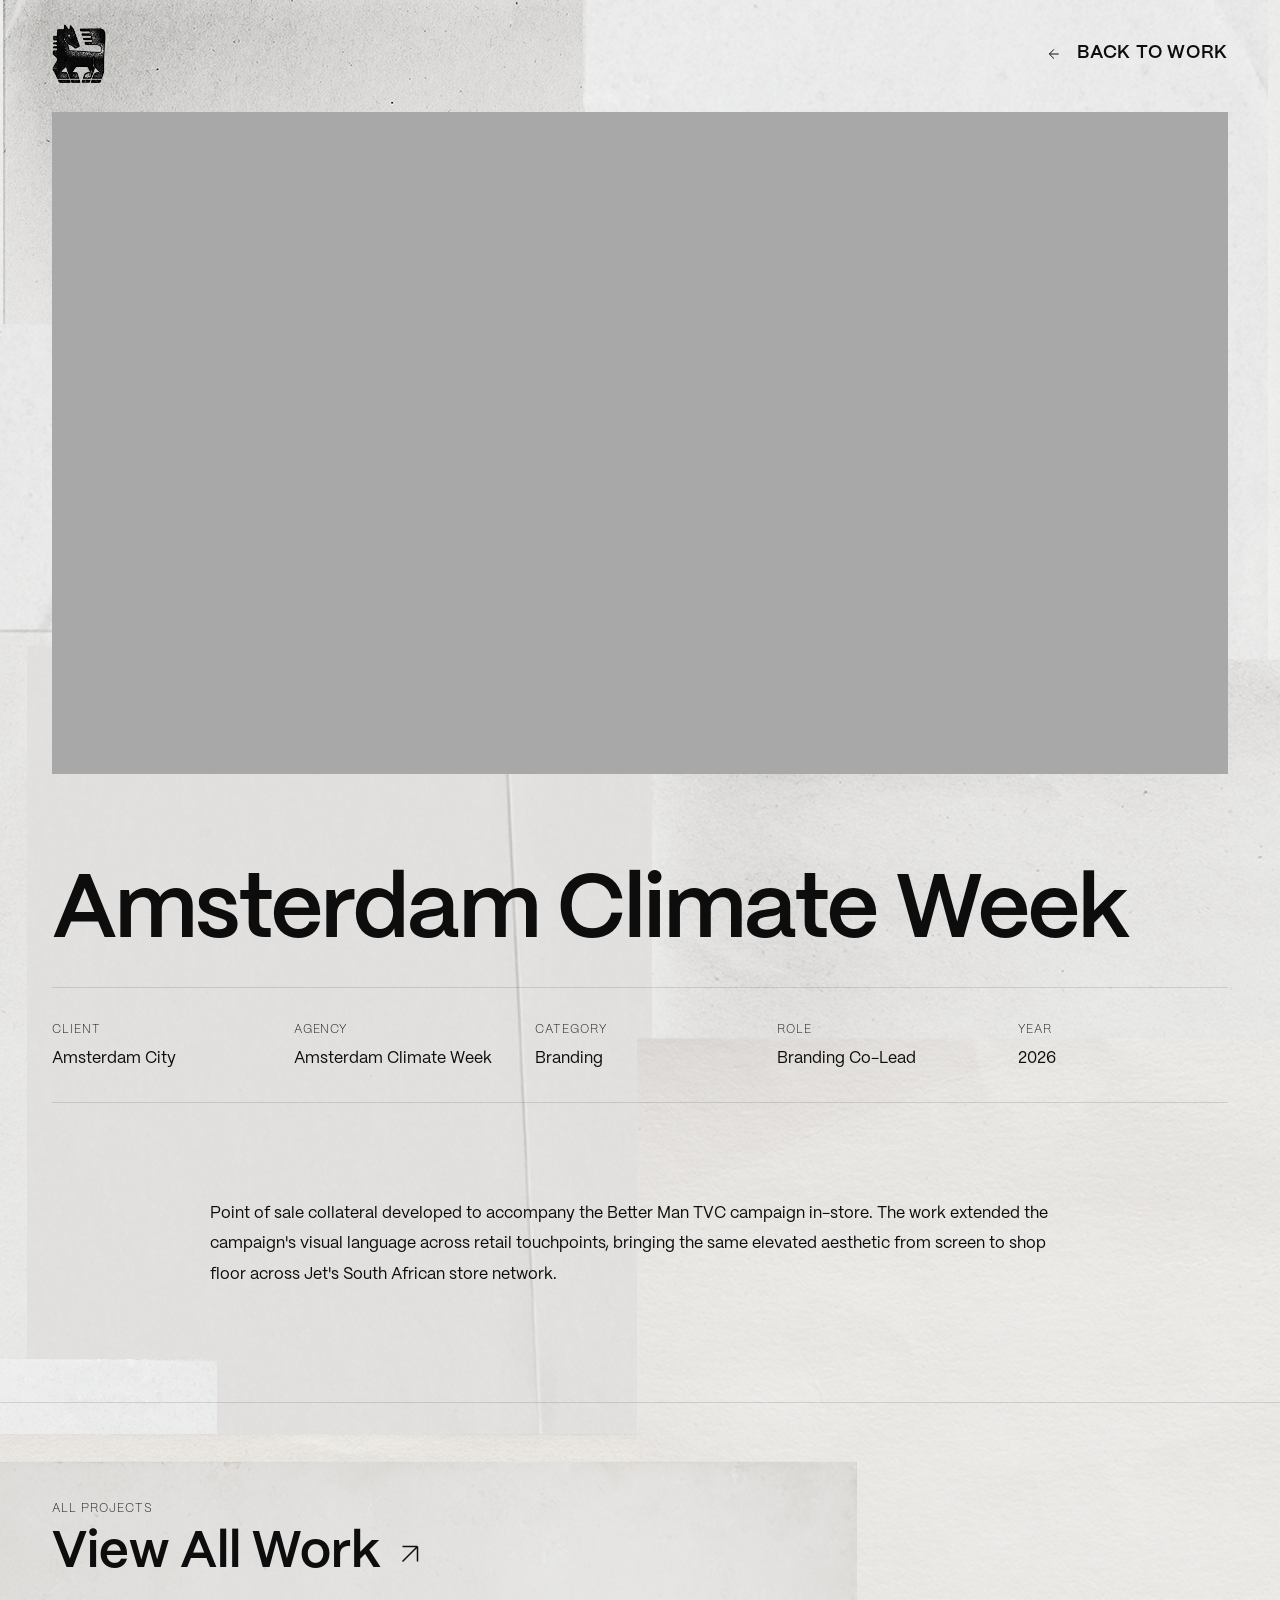
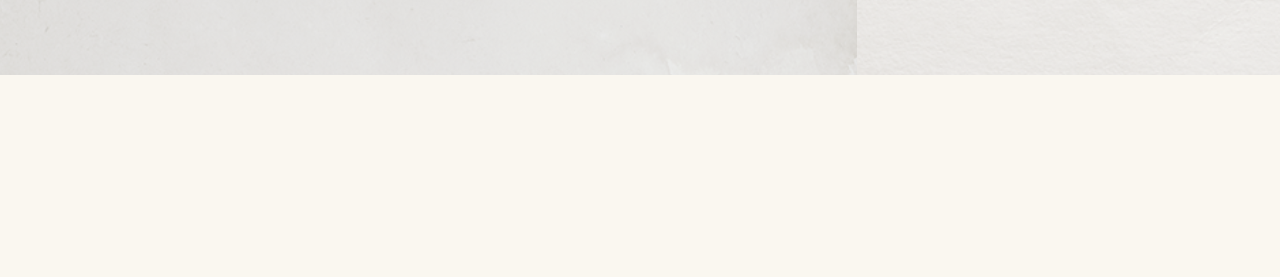
<file: acw-branding.html>
<!DOCTYPE html>
<html lang="en">
<head>
  <meta charset="UTF-8" />
  <meta name="viewport" content="width=device-width, initial-scale=1.0" />
  <title>Amsterdam Climate Week Branding - Ross Melland</title>
  <meta name="description" content="Branding for Amsterdam Climate Week 2026, created for Amsterdam City. As Branding Co-Lead, I helped shape the visual identity for the week-long event." />
  <link rel="icon" type="image/png" sizes="32x32" href="favicon-32.png" />
  <link rel="icon" type="image/png" sizes="16x16" href="favicon-16.png" />
  <link rel="icon" type="image/x-icon" href="favicon.ico" />
  <link rel="apple-touch-icon" sizes="180x180" href="favicon-180.png" />
  <link rel="stylesheet" href="styles.css" />
</head>
<body class="project-page">

  <div class="page-wrapper" id="pageWrapper">

  <!-- Navigation -->
  <nav class="nav" id="nav">
    <div class="nav__inner">
      <a href="index.html" class="nav__logo">
        <img src="images/Melland icon stamped.png" alt="Ross Melland" />
      </a>
      <a href="index.html#work" class="nav__back-link">
        <svg width="16" height="16" viewBox="0 0 24 24" fill="none" stroke="currentColor" stroke-width="1.5" aria-hidden="true">
          <path d="M19 12H5M5 12l7 7M5 12l7-7"/>
        </svg>
        <span class="nav__back-label">Back to Work</span>
      </a>
    </div>
  </nav>

  <div class="bg-zone-combined">
    <div class="bg-tiles bg-tiles--combined" aria-hidden="true"></div>

  <main class="project-main">
    <div class="container">

      <!-- Image -->
      <div class="project-image-wrap">
        <img
          src="data:image/svg+xml,%3Csvg xmlns='http://www.w3.org/2000/svg' viewBox='0 0 16 9'%3E%3Crect width='16' height='9' fill='%23A8A8A8'/%3E%3C/svg%3E"
          alt="Amsterdam Climate Week Branding"
          class="project-image"
        />
      </div>

      <!-- Title -->
      <h1 class="project-title">Amsterdam Climate Week</h1>

      <!-- Meta -->
      <div class="project-meta-bar">
        <dl class="project-meta">
          <div class="project-meta__item">
            <dt class="project-meta__label">Client</dt>
            <dd class="project-meta__value">Amsterdam City</dd>
          </div>
          <div class="project-meta__item">
            <dt class="project-meta__label">Agency</dt>
            <dd class="project-meta__value">Amsterdam Climate Week</dd>
          </div>
          <div class="project-meta__item">
            <dt class="project-meta__label">Category</dt>
            <dd class="project-meta__value">Branding</dd>
          </div>
          <div class="project-meta__item">
            <dt class="project-meta__label">Role</dt>
            <dd class="project-meta__value">Branding Co-Lead</dd>
          </div>
          <div class="project-meta__item">
            <dt class="project-meta__label">Year</dt>
            <dd class="project-meta__value">2026</dd>
          </div>
        </dl>
      </div>

      <!-- Body copy -->
      <div class="project-column">
        <div class="project-body__copy">
          <p>Point of sale collateral developed to accompany the Better Man TVC campaign in-store. The work extended the campaign's visual language across retail touchpoints, bringing the same elevated aesthetic from screen to shop floor across Jet's South African store network.</p>
        </div>
      </div>

    </div>
  </main>

  <!-- View all work -->
  <section class="project-back">
    <div class="container">
      <a href="index.html#work" class="project-back__link">
        <span class="label project-back__label">All Projects</span>
        <span class="project-back__text">
          View All Work
          <svg width="36" height="36" viewBox="0 0 24 24" fill="none" stroke="currentColor" stroke-width="1" aria-hidden="true">
            <path d="M7 17L17 7M17 7H7M17 7v10"/>
          </svg>
        </span>
      </a>
    </div>
  </section>

  </div>

  </div>

  <!-- Footer -->
  <footer class="footer">
    <div class="bg-tiles bg-tiles--footer" aria-hidden="true"></div>
    <div class="footer__scrim" aria-hidden="true"></div>
    <div class="footer__reveal-inner">
    <div class="container">
      <div class="footer__inner">
        <span class="footer__name">Ross Melland</span>
        <span class="footer__copy">&copy; 2026 - All rights reserved</span>
        <span class="footer__location">Amsterdam, NL</span>
      </div>
    </div>
    </div>
  </footer>

  <script src="script.js"></script>

</body>
</html>
</file>
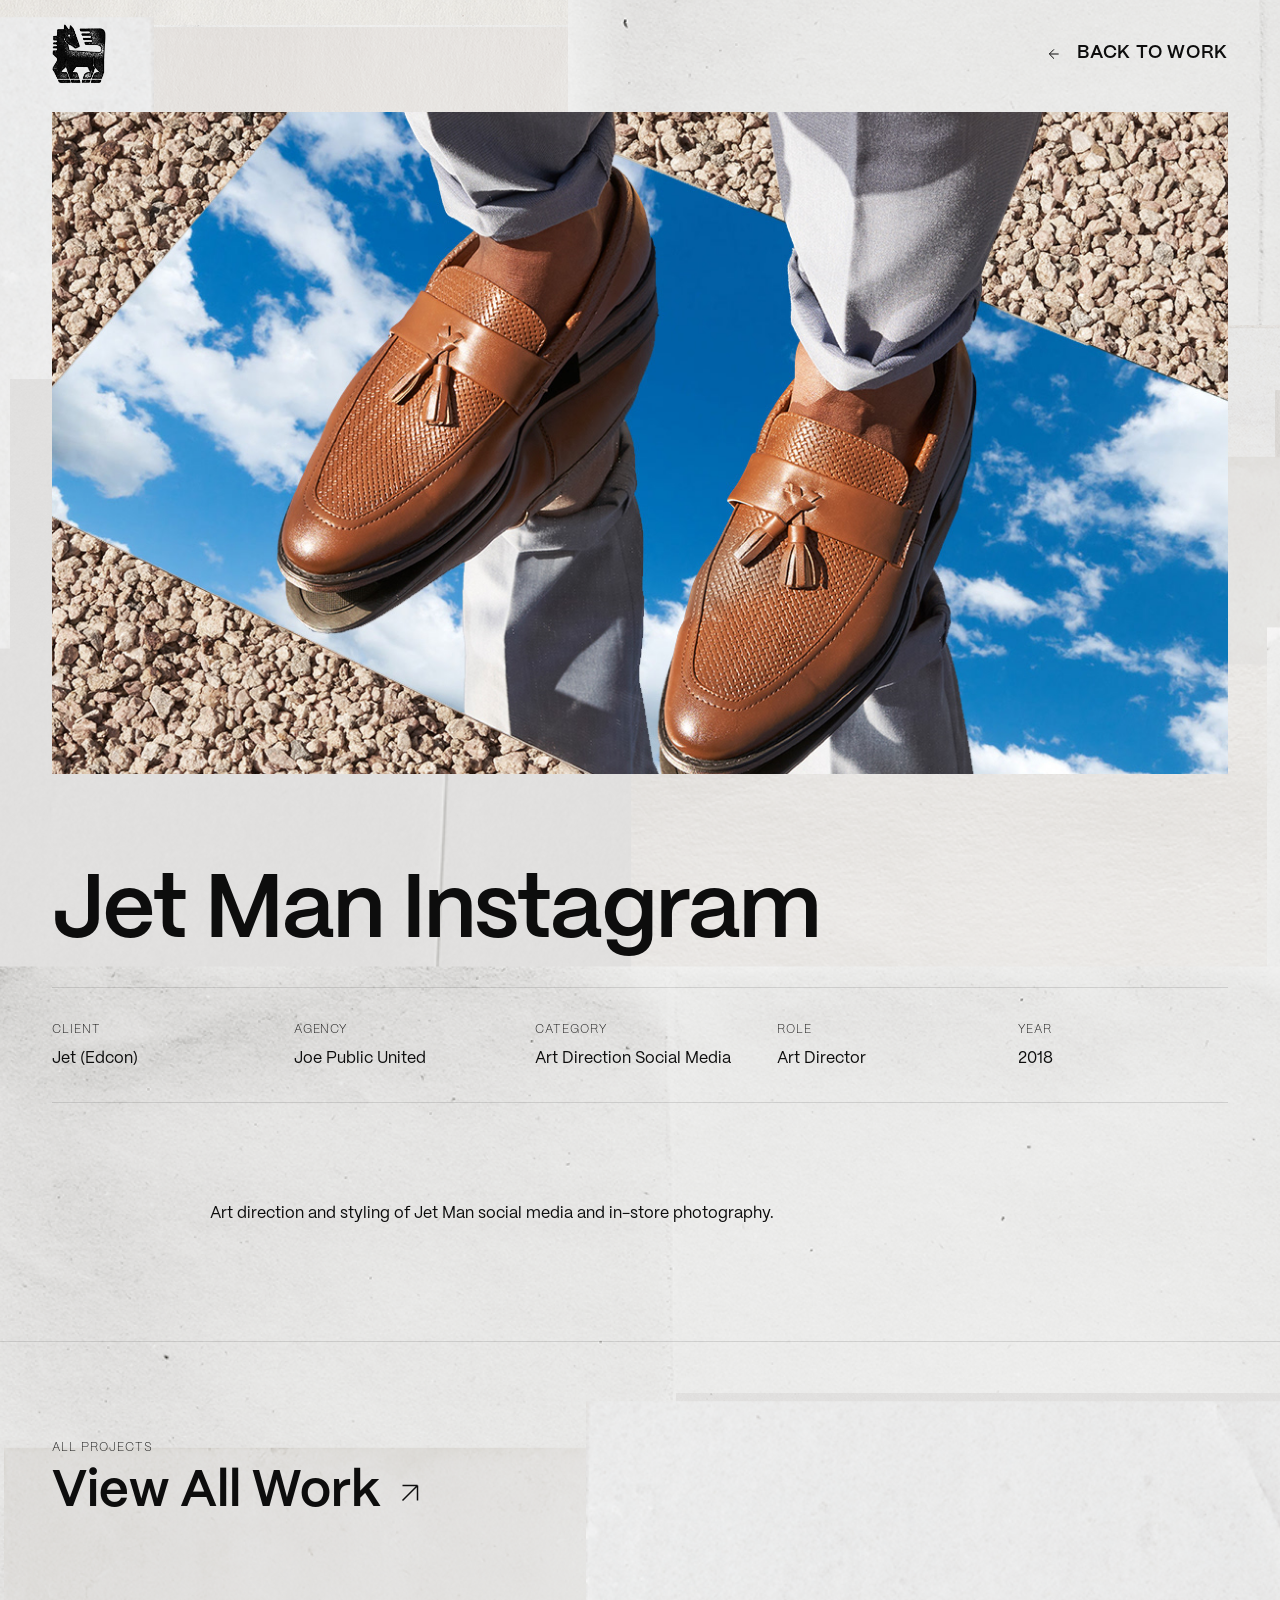
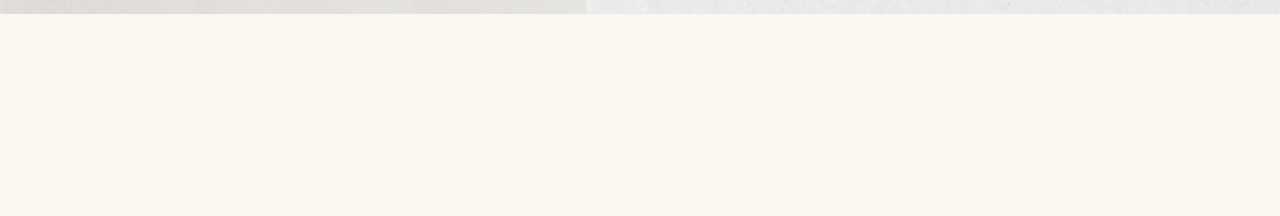
<file: jet-instagram.html>
<!DOCTYPE html>
<html lang="en">
<head>
  <meta charset="UTF-8" />
  <meta name="viewport" content="width=device-width, initial-scale=1.0" />
  <title>Jet Man Instagram - Ross Melland</title>
  <meta name="description" content="Art direction and styling of Jet Man social photography." />
  <link rel="icon" type="image/png" sizes="32x32" href="favicon-32.png" />
  <link rel="icon" type="image/png" sizes="16x16" href="favicon-16.png" />
  <link rel="icon" type="image/x-icon" href="favicon.ico" />
  <link rel="apple-touch-icon" sizes="180x180" href="favicon-180.png" />
  <link rel="stylesheet" href="styles.css" />
</head>
<body class="project-page">

  <div class="page-wrapper" id="pageWrapper">

  <!-- Navigation -->
  <nav class="nav" id="nav">
    <div class="nav__inner">
      <a href="index.html" class="nav__logo">
        <img src="images/Melland icon stamped.png" alt="Ross Melland" />
      </a>
      <a href="index.html#work" class="nav__back-link">
        <svg width="16" height="16" viewBox="0 0 24 24" fill="none" stroke="currentColor" stroke-width="1.5" aria-hidden="true">
          <path d="M19 12H5M5 12l7 7M5 12l7-7"/>
        </svg>
        <span class="nav__back-label">Back to Work</span>
      </a>
    </div>
  </nav>

  <div class="bg-zone-combined">
    <div class="bg-tiles bg-tiles--combined" aria-hidden="true"></div>

  <main class="project-main">
    <div class="container">

      <!-- Image -->
      <div class="project-image-wrap">
        <img
          src="images/projects/jet-instagram-hero.jpg"
          alt="Jet Man Instagram, Jet / Edcon social content"
          class="project-image"
        />
      </div>

      <!-- Title -->
      <h1 class="project-title">Jet Man Instagram</h1>

      <!-- Meta -->
      <div class="project-meta-bar">
        <dl class="project-meta">
          <div class="project-meta__item">
            <dt class="project-meta__label">Client</dt>
            <dd class="project-meta__value">Jet (Edcon)</dd>
          </div>
          <div class="project-meta__item">
            <dt class="project-meta__label">Agency</dt>
            <dd class="project-meta__value">Joe Public United</dd>
          </div>
          <div class="project-meta__item">
            <dt class="project-meta__label">Category</dt>
            <dd class="project-meta__value">Art Direction Social Media</dd>
          </div>
          <div class="project-meta__item">
            <dt class="project-meta__label">Role</dt>
            <dd class="project-meta__value">Art Director</dd>
          </div>
          <div class="project-meta__item">
            <dt class="project-meta__label">Year</dt>
            <dd class="project-meta__value">2018</dd>
          </div>
        </dl>
      </div>

      <!-- Body copy -->
      <div class="project-column">
        <div class="project-body__copy">
          <p>Art direction and styling of Jet Man social media and in-store photography.</p>
        </div>
      </div>

    </div>
  </main>

  <!-- View all work -->
  <section class="project-back">
    <div class="container">
      <a href="index.html#work" class="project-back__link">
        <span class="label project-back__label">All Projects</span>
        <span class="project-back__text">
          View All Work
          <svg width="36" height="36" viewBox="0 0 24 24" fill="none" stroke="currentColor" stroke-width="1" aria-hidden="true">
            <path d="M7 17L17 7M17 7H7M17 7v10"/>
          </svg>
        </span>
      </a>
    </div>
  </section>

  </div>

  </div>

  <!-- Footer -->
  <footer class="footer">
    <div class="bg-tiles bg-tiles--footer" aria-hidden="true"></div>
    <div class="footer__scrim" aria-hidden="true"></div>
    <div class="footer__reveal-inner">
    <div class="container">
      <div class="footer__inner">
        <span class="footer__name">Ross Melland</span>
        <span class="footer__copy">&copy; 2026 - All rights reserved</span>
        <span class="footer__location">Amsterdam, NL</span>
      </div>
    </div>
    </div>
  </footer>

  <script src="script.js"></script>

</body>
</html>
</file>
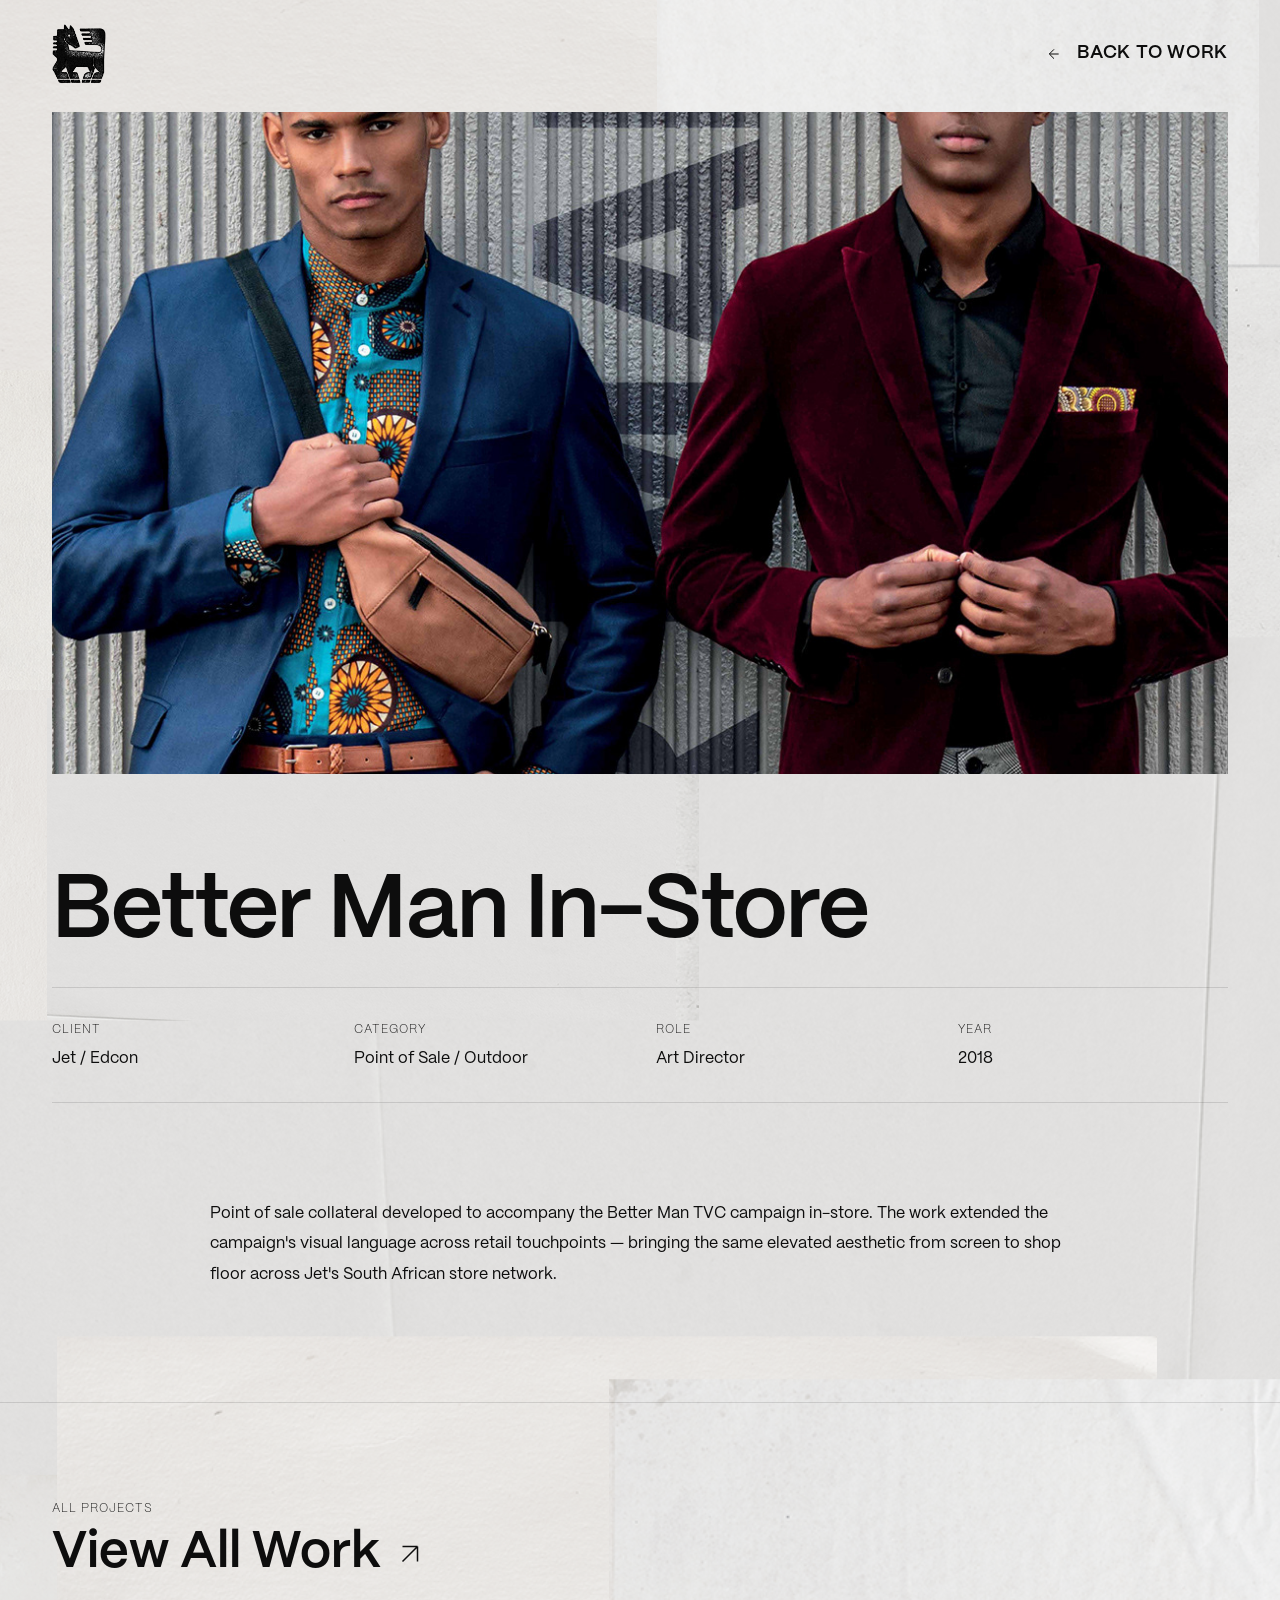
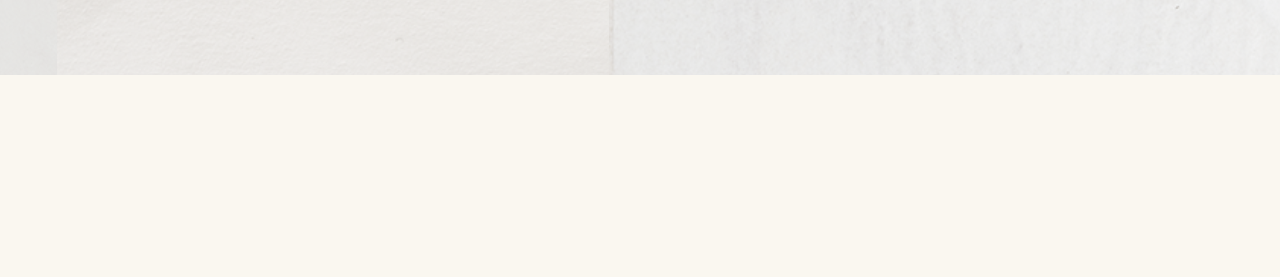
<file: jet-pos.html>
<!DOCTYPE html>
<html lang="en">
<head>
  <meta charset="UTF-8" />
  <meta name="viewport" content="width=device-width, initial-scale=1.0" />
  <title>Jet Better Man — In-Store POS — Ross Melland</title>
  <meta name="description" content="Point of sale collateral that accompanied the Better Man TVC campaign." />
  <link rel="icon" type="image/png" sizes="32x32" href="favicon-32.png" />
  <link rel="icon" type="image/png" sizes="16x16" href="favicon-16.png" />
  <link rel="icon" type="image/x-icon" href="favicon.ico" />
  <link rel="apple-touch-icon" sizes="180x180" href="favicon-180.png" />
  <link rel="stylesheet" href="styles.css" />
</head>
<body class="project-page">

  <div class="page-wrapper" id="pageWrapper">

  <!-- Navigation -->
  <nav class="nav" id="nav">
    <div class="nav__inner">
      <a href="index.html" class="nav__logo">
        <img src="images/Melland icon stamped.png" alt="Ross Melland" />
      </a>
      <a href="index.html#work" class="nav__back-link">
        <svg width="16" height="16" viewBox="0 0 24 24" fill="none" stroke="currentColor" stroke-width="1.5" aria-hidden="true">
          <path d="M19 12H5M5 12l7 7M5 12l7-7"/>
        </svg>
        <span class="nav__back-label">Back to Work</span>
      </a>
    </div>
  </nav>

  <div class="bg-zone-combined">
    <div class="bg-tiles bg-tiles--combined" aria-hidden="true"></div>

  <main class="project-main">
    <div class="container">

      <!-- Image -->
      <div class="project-image-wrap">
        <img
          src="images/projects/jet-pos-hero.jpg"
          alt="Jet Better Man — In-Store POS"
          class="project-image"
        />
      </div>

      <!-- Title -->
      <h1 class="project-title">Better Man In-Store</h1>

      <!-- Meta -->
      <div class="project-meta-bar">
        <dl class="project-meta">
          <div class="project-meta__item">
            <dt class="project-meta__label">Client</dt>
            <dd class="project-meta__value">Jet / Edcon</dd>
          </div>
          <div class="project-meta__item">
            <dt class="project-meta__label">Category</dt>
            <dd class="project-meta__value">Point of Sale / Outdoor</dd>
          </div>
          <div class="project-meta__item">
            <dt class="project-meta__label">Role</dt>
            <dd class="project-meta__value">Art Director</dd>
          </div>
          <div class="project-meta__item">
            <dt class="project-meta__label">Year</dt>
            <dd class="project-meta__value">2018</dd>
          </div>
        </dl>
      </div>

      <!-- Body copy -->
      <div class="project-column">
        <div class="project-body__copy">
          <p>Point of sale collateral developed to accompany the Better Man TVC campaign in-store. The work extended the campaign's visual language across retail touchpoints — bringing the same elevated aesthetic from screen to shop floor across Jet's South African store network.</p>
        </div>
      </div>

    </div>
  </main>

  <!-- View all work -->
  <section class="project-back">
    <div class="container">
      <a href="index.html#work" class="project-back__link">
        <span class="label project-back__label">All Projects</span>
        <span class="project-back__text">
          View All Work
          <svg width="36" height="36" viewBox="0 0 24 24" fill="none" stroke="currentColor" stroke-width="1" aria-hidden="true">
            <path d="M7 17L17 7M17 7H7M17 7v10"/>
          </svg>
        </span>
      </a>
    </div>
  </section>

  </div>

  </div>

  <!-- Footer -->
  <footer class="footer">
    <div class="bg-tiles bg-tiles--footer" aria-hidden="true"></div>
    <div class="footer__scrim" aria-hidden="true"></div>
    <div class="footer__reveal-inner">
    <div class="container">
      <div class="footer__inner">
        <span class="footer__name">Ross Melland</span>
        <span class="footer__copy">&copy; 2026 — All rights reserved</span>
        <span class="footer__location">Amsterdam, NL</span>
      </div>
    </div>
    </div>
  </footer>

  <script src="script.js"></script>

</body>
</html>
</file>
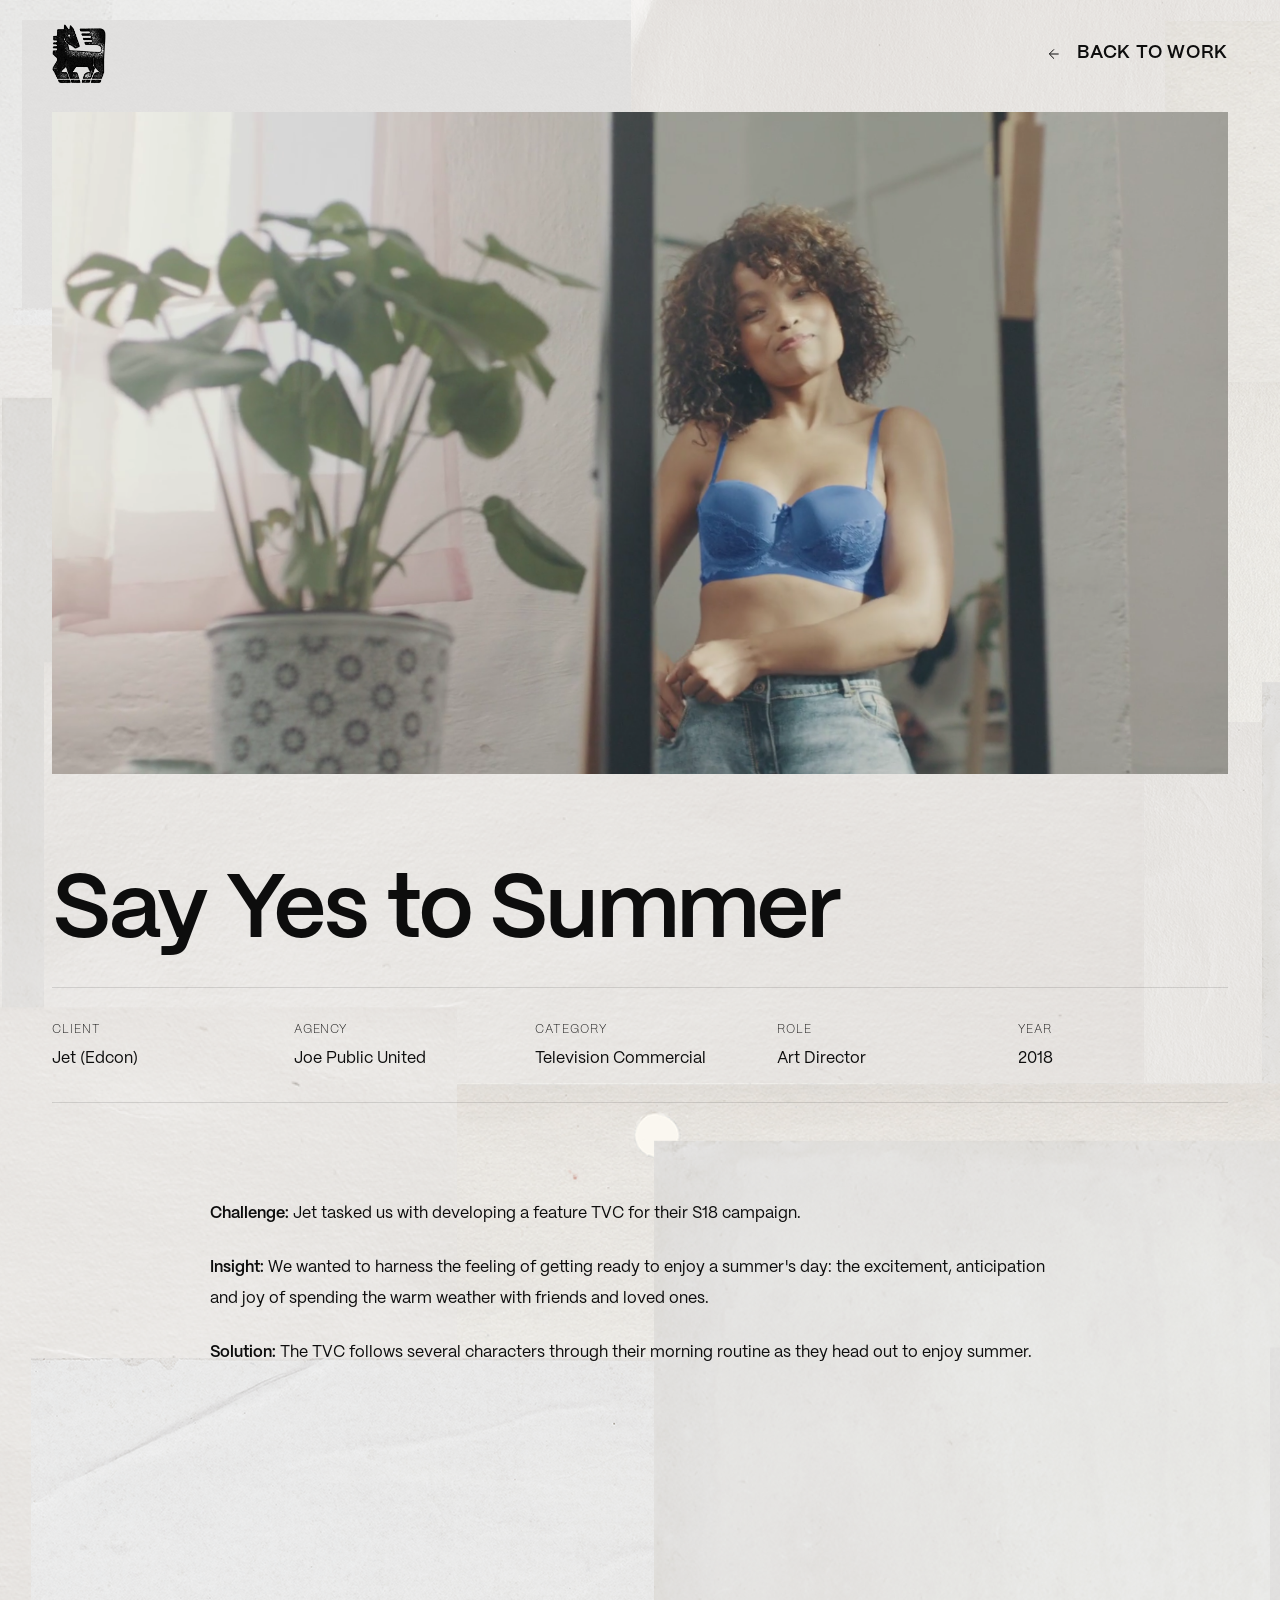
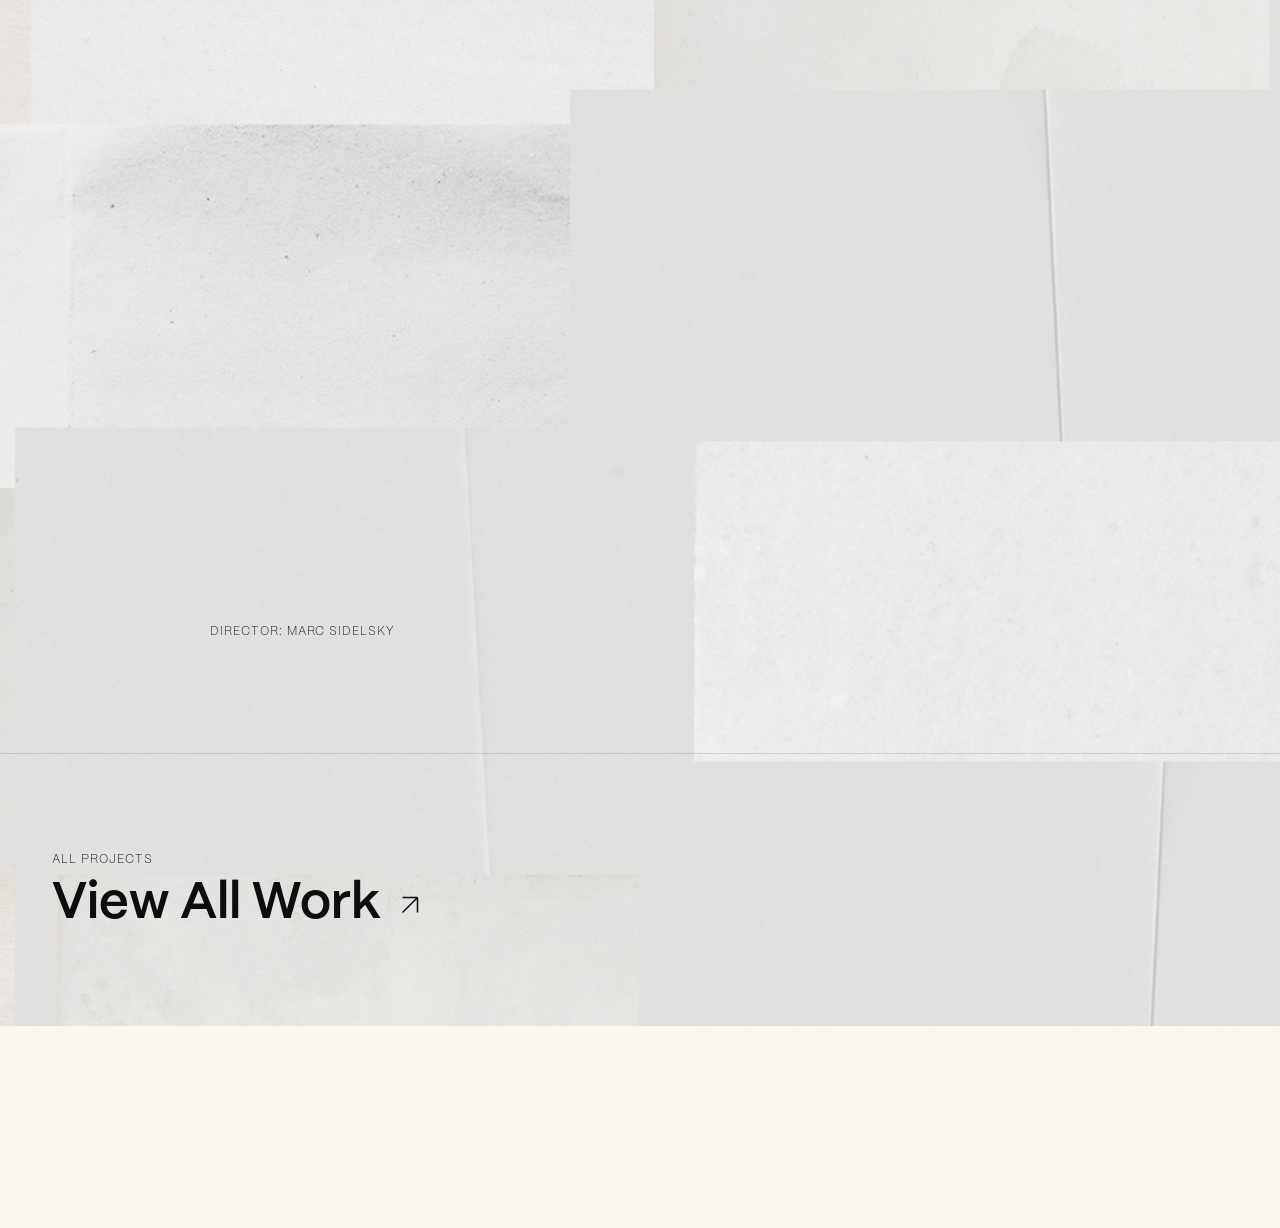
<file: jet-summer.html>
<!DOCTYPE html>
<html lang="en">
<head>
  <meta charset="UTF-8" />
  <meta name="viewport" content="width=device-width, initial-scale=1.0" />
  <title>Jet Say Yes to Summer - Ross Melland</title>
  <meta name="description" content="Getting dressed for a summer's day is one of life's simple pleasures. A TVC for Jet capturing the joy and anticipation of getting ready." />
  <link rel="icon" type="image/png" sizes="32x32" href="favicon-32.png" />
  <link rel="icon" type="image/png" sizes="16x16" href="favicon-16.png" />
  <link rel="icon" type="image/x-icon" href="favicon.ico" />
  <link rel="apple-touch-icon" sizes="180x180" href="favicon-180.png" />
  <link rel="stylesheet" href="styles.css" />
</head>
<body class="project-page">

  <div class="page-wrapper" id="pageWrapper">

  <!-- Navigation -->
  <nav class="nav" id="nav">
    <div class="nav__inner">
      <a href="index.html" class="nav__logo">
        <img src="images/Melland icon stamped.png" alt="Ross Melland" />
      </a>
      <a href="index.html#work" class="nav__back-link">
        <svg width="16" height="16" viewBox="0 0 24 24" fill="none" stroke="currentColor" stroke-width="1.5" aria-hidden="true">
          <path d="M19 12H5M5 12l7 7M5 12l7-7"/>
        </svg>
        <span class="nav__back-label">Back to Work</span>
      </a>
    </div>
  </nav>

  <div class="bg-zone-combined">
    <div class="bg-tiles bg-tiles--combined" aria-hidden="true"></div>

  <main class="project-main">
    <div class="container">

      <!-- Image -->
      <div class="project-image-wrap">
        <img
          src="images/projects/jet-summer-hero.png"
          alt="Jet Say Yes to Summer, Jet Clothing TVC"
          class="project-image"
        />
      </div>

      <!-- Title -->
      <h1 class="project-title">Say Yes to Summer</h1>

      <!-- Meta -->
      <div class="project-meta-bar">
        <dl class="project-meta">
          <div class="project-meta__item">
            <dt class="project-meta__label">Client</dt>
            <dd class="project-meta__value">Jet (Edcon)</dd>
          </div>
          <div class="project-meta__item">
            <dt class="project-meta__label">Agency</dt>
            <dd class="project-meta__value">Joe Public United</dd>
          </div>
          <div class="project-meta__item">
            <dt class="project-meta__label">Category</dt>
            <dd class="project-meta__value">Television Commercial</dd>
          </div>
          <div class="project-meta__item">
            <dt class="project-meta__label">Role</dt>
            <dd class="project-meta__value">Art Director</dd>
          </div>
          <div class="project-meta__item">
            <dt class="project-meta__label">Year</dt>
            <dd class="project-meta__value">2018</dd>
          </div>
        </dl>
      </div>

      <!-- Body copy -->
      <div class="project-column">
        <div class="project-body__copy">
          <p><strong>Challenge:</strong> Jet tasked us with developing a feature TVC for their S18 campaign.</p>
          <p><strong>Insight:</strong> We wanted to harness the feeling of getting ready to enjoy a summer's day: the excitement, anticipation and joy of spending the warm weather with friends and loved ones.</p>
          <p><strong>Solution:</strong> The TVC follows several characters through their morning routine as they head out to enjoy summer.</p>
        </div>
      </div>

      <div style="position:relative;padding-bottom:56.25%;height:0;overflow:hidden;margin:var(--space-xl) 0;">
        <iframe src="https://www.youtube.com/embed/28wWSYwnWwY?rel=0&modestbranding=1&controls=1&iv_load_policy=3" style="position:absolute;top:0;left:0;width:100%;height:100%;border:0;" allow="accelerometer; autoplay; clipboard-write; encrypted-media; gyroscope; picture-in-picture; web-share" referrerpolicy="strict-origin-when-cross-origin" allowfullscreen title="Jet Say Yes to Summer"></iframe>
      </div>

      <!-- Credit line: width undecided, kept at the current narrow measure for now -->
      <div class="project-column">
        <p class="project-credit">Director: Marc Sidelsky</p>
      </div>

    </div>
  </main>

  <!-- View all work -->
  <section class="project-back">
    <div class="container">
      <a href="index.html#work" class="project-back__link">
        <span class="label project-back__label">All Projects</span>
        <span class="project-back__text">
          View All Work
          <svg width="36" height="36" viewBox="0 0 24 24" fill="none" stroke="currentColor" stroke-width="1" aria-hidden="true">
            <path d="M7 17L17 7M17 7H7M17 7v10"/>
          </svg>
        </span>
      </a>
    </div>
  </section>

  </div>

  </div>

  <!-- Footer -->
  <footer class="footer">
    <div class="bg-tiles bg-tiles--footer" aria-hidden="true"></div>
    <div class="footer__scrim" aria-hidden="true"></div>
    <div class="footer__reveal-inner">
    <div class="container">
      <div class="footer__inner">
        <span class="footer__name">Ross Melland</span>
        <span class="footer__copy">&copy; 2026 - All rights reserved</span>
        <span class="footer__location">Amsterdam, NL</span>
      </div>
    </div>
    </div>
  </footer>

  <script src="script.js"></script>

</body>
</html>
</file>
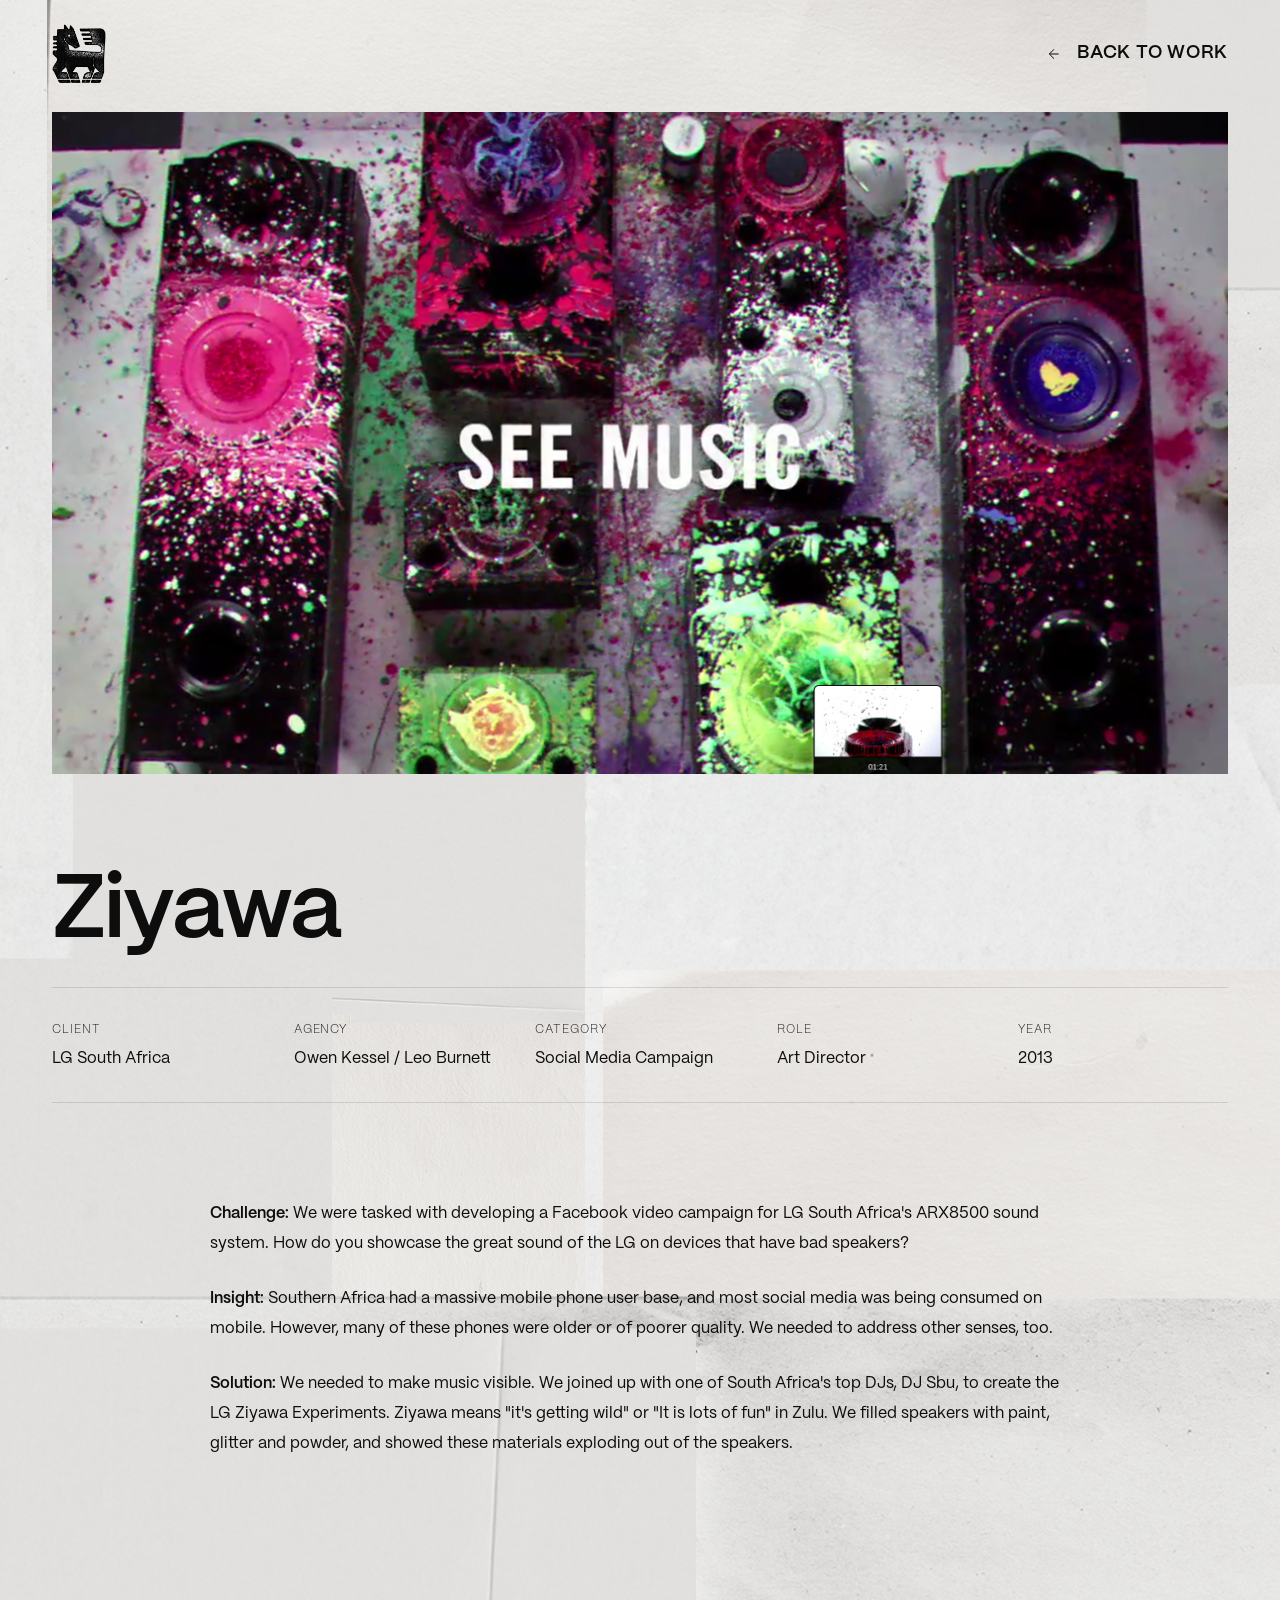
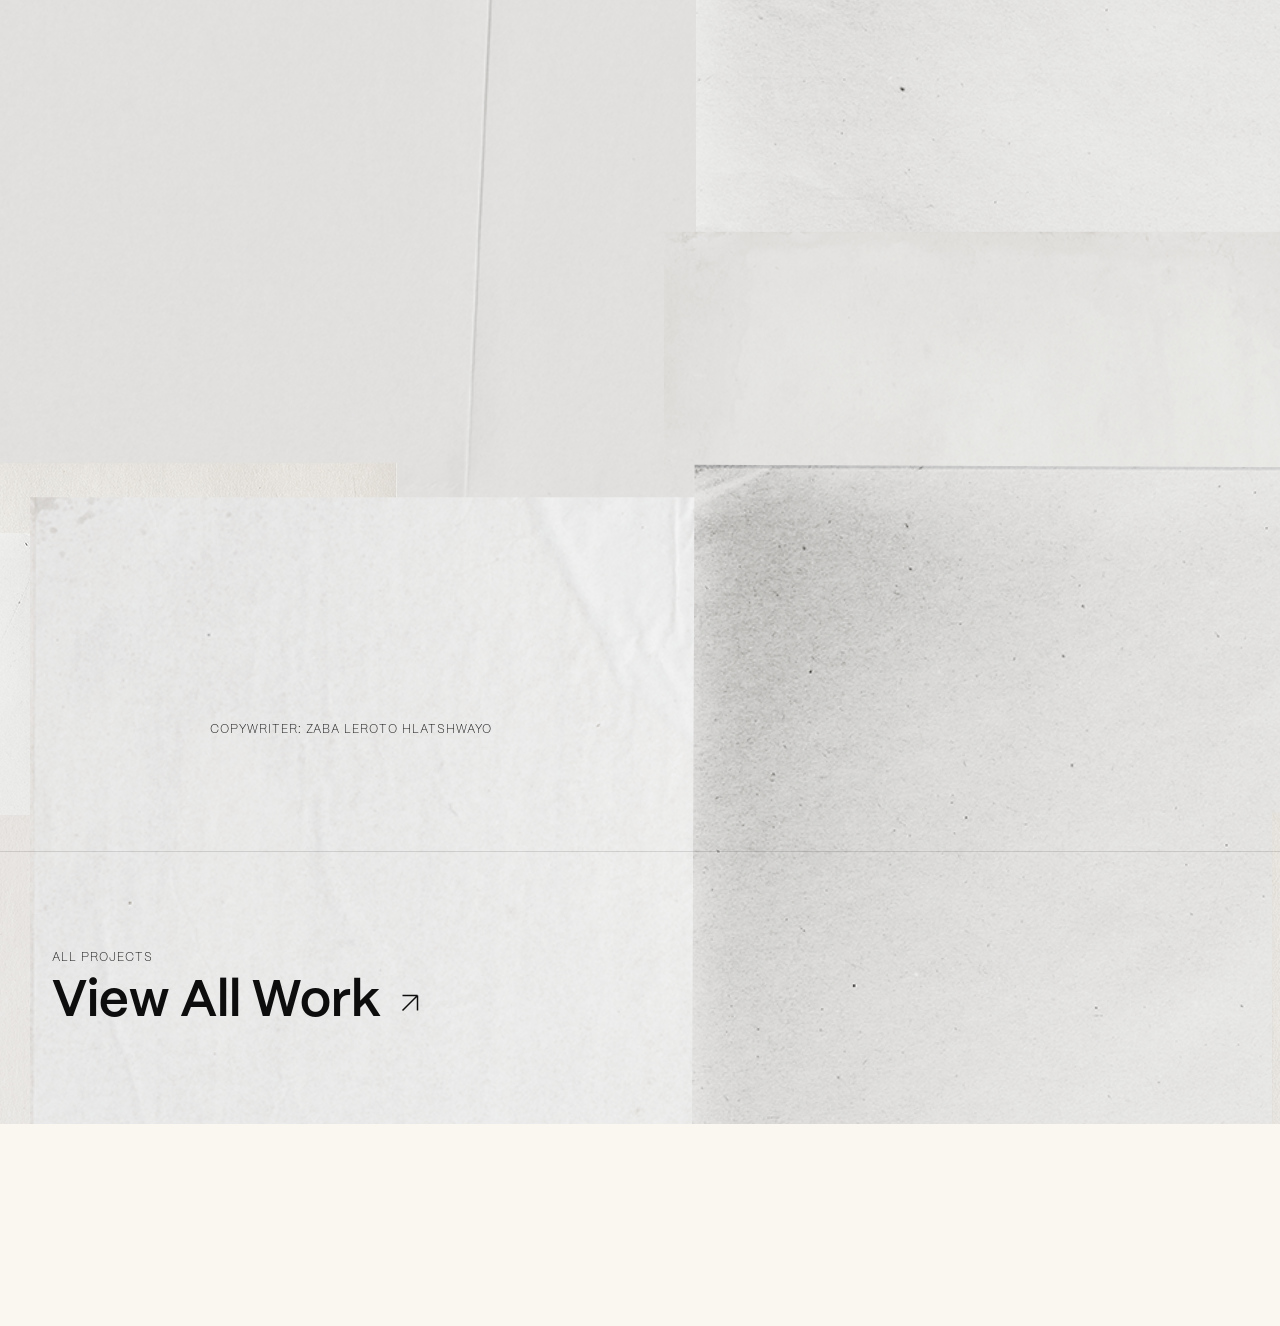
<file: lg-ziyawa.html>
<!DOCTYPE html>
<html lang="en">
<head>
  <meta charset="UTF-8" />
  <meta name="viewport" content="width=device-width, initial-scale=1.0" />
  <title>LG Ziyawa - Ross Melland</title>
  <meta name="description" content="How do you showcase great sound on a bad speaker? Fill it with paint, glitter and powder, and film it." />
  <link rel="icon" type="image/png" sizes="32x32" href="favicon-32.png" />
  <link rel="icon" type="image/png" sizes="16x16" href="favicon-16.png" />
  <link rel="icon" type="image/x-icon" href="favicon.ico" />
  <link rel="apple-touch-icon" sizes="180x180" href="favicon-180.png" />
  <link rel="stylesheet" href="styles.css" />
</head>
<body class="project-page">

  <div class="page-wrapper" id="pageWrapper">

  <!-- Navigation -->
  <nav class="nav" id="nav">
    <div class="nav__inner">
      <a href="index.html" class="nav__logo">
        <img src="images/Melland icon stamped.png" alt="Ross Melland" />
      </a>
      <a href="index.html#work" class="nav__back-link">
        <svg width="16" height="16" viewBox="0 0 24 24" fill="none" stroke="currentColor" stroke-width="1.5" aria-hidden="true">
          <path d="M19 12H5M5 12l7 7M5 12l7-7"/>
        </svg>
        <span class="nav__back-label">Back to Work</span>
      </a>
    </div>
  </nav>

  <div class="bg-zone-combined">
    <div class="bg-tiles bg-tiles--combined" aria-hidden="true"></div>

  <main class="project-main">
    <div class="container">

      <!-- Image -->
      <div class="project-image-wrap">
        <img
          src="images/projects/lg-ziyawa-hero.png"
          alt="LG Ziyawa"
          class="project-image"
        />
      </div>

      <!-- Title -->
      <h1 class="project-title">Ziyawa</h1>

      <!-- Meta -->
      <div class="project-meta-bar">
        <dl class="project-meta">
          <div class="project-meta__item">
            <dt class="project-meta__label">Client</dt>
            <dd class="project-meta__value">LG South Africa</dd>
          </div>
          <div class="project-meta__item">
            <dt class="project-meta__label">Agency</dt>
            <dd class="project-meta__value">Owen Kessel / Leo Burnett</dd>
          </div>
          <div class="project-meta__item">
            <dt class="project-meta__label">Category</dt>
            <dd class="project-meta__value">Social Media Campaign</dd>
          </div>
          <div class="project-meta__item">
            <dt class="project-meta__label">Role</dt>
            <dd class="project-meta__value">Art Director</dd>
          </div>
          <div class="project-meta__item">
            <dt class="project-meta__label">Year</dt>
            <dd class="project-meta__value">2013</dd>
          </div>
        </dl>
      </div>

      <!-- Body copy -->
      <div class="project-column">
        <div class="project-body__copy">
          <p><strong>Challenge:</strong> We were tasked with developing a Facebook video campaign for LG South Africa's ARX8500 sound system. How do you showcase the great sound of the LG on devices that have bad speakers?</p>
          <p><strong>Insight:</strong> Southern Africa had a massive mobile phone user base, and most social media was being consumed on mobile. However, many of these phones were older or of poorer quality. We needed to address other senses, too.</p>
          <p><strong>Solution:</strong> We needed to make music visible. We joined up with one of South Africa's top DJs, DJ Sbu, to create the LG Ziyawa Experiments. Ziyawa means "it's getting wild" or "It is lots of fun" in Zulu. We filled speakers with paint, glitter and powder, and showed these materials exploding out of the speakers.</p>
        </div>
      </div>

      <div style="display:grid;grid-template-columns:1fr 1fr;gap:1rem;margin:var(--space-xl) 0;">
        <div style="position:relative;padding-bottom:56.25%;height:0;overflow:hidden;">
          <iframe src="https://www.youtube.com/embed/oNIxUKTEf3k?rel=0&modestbranding=1&controls=1&iv_load_policy=3" style="position:absolute;top:0;left:0;width:100%;height:100%;border:0;" allow="accelerometer; autoplay; clipboard-write; encrypted-media; gyroscope; picture-in-picture; web-share" referrerpolicy="strict-origin-when-cross-origin" allowfullscreen title="LG Ziyawa 1"></iframe>
        </div>
        <div style="position:relative;padding-bottom:56.25%;height:0;overflow:hidden;">
          <iframe src="https://www.youtube.com/embed/hySKZ1oW6Ww?rel=0&modestbranding=1&controls=1&iv_load_policy=3" style="position:absolute;top:0;left:0;width:100%;height:100%;border:0;" allow="accelerometer; autoplay; clipboard-write; encrypted-media; gyroscope; picture-in-picture; web-share" referrerpolicy="strict-origin-when-cross-origin" allowfullscreen title="LG Ziyawa 2"></iframe>
        </div>
        <div style="position:relative;padding-bottom:56.25%;height:0;overflow:hidden;">
          <iframe src="https://www.youtube.com/embed/e573QTPK7yg?rel=0&modestbranding=1&controls=1&iv_load_policy=3" style="position:absolute;top:0;left:0;width:100%;height:100%;border:0;" allow="accelerometer; autoplay; clipboard-write; encrypted-media; gyroscope; picture-in-picture; web-share" referrerpolicy="strict-origin-when-cross-origin" allowfullscreen title="LG Ziyawa 3"></iframe>
        </div>
        <div style="position:relative;padding-bottom:56.25%;height:0;overflow:hidden;">
          <iframe src="https://www.youtube.com/embed/oNIxUKTEf3k?rel=0&modestbranding=1&controls=1&iv_load_policy=3" style="position:absolute;top:0;left:0;width:100%;height:100%;border:0;" allow="accelerometer; autoplay; clipboard-write; encrypted-media; gyroscope; picture-in-picture; web-share" referrerpolicy="strict-origin-when-cross-origin" allowfullscreen title="LG Ziyawa 4"></iframe>
        </div>
      </div>

      <!-- Credit line: width undecided, kept at the current narrow measure for now -->
      <div class="project-column">
        <p class="project-credit">Copywriter: Zaba LeRoto Hlatshwayo</p>
      </div>

    </div>
  </main>

  <!-- View all work -->
  <section class="project-back">
    <div class="container">
      <a href="index.html#work" class="project-back__link">
        <span class="label project-back__label">All Projects</span>
        <span class="project-back__text">
          View All Work
          <svg width="36" height="36" viewBox="0 0 24 24" fill="none" stroke="currentColor" stroke-width="1" aria-hidden="true">
            <path d="M7 17L17 7M17 7H7M17 7v10"/>
          </svg>
        </span>
      </a>
    </div>
  </section>

  </div>

  </div>

  <!-- Footer -->
  <footer class="footer">
    <div class="bg-tiles bg-tiles--footer" aria-hidden="true"></div>
    <div class="footer__scrim" aria-hidden="true"></div>
    <div class="footer__reveal-inner">
    <div class="container">
      <div class="footer__inner">
        <span class="footer__name">Ross Melland</span>
        <span class="footer__copy">&copy; 2026 - All rights reserved</span>
        <span class="footer__location">Amsterdam, NL</span>
      </div>
    </div>
    </div>
  </footer>

  <script src="script.js"></script>

</body>
</html>
</file>
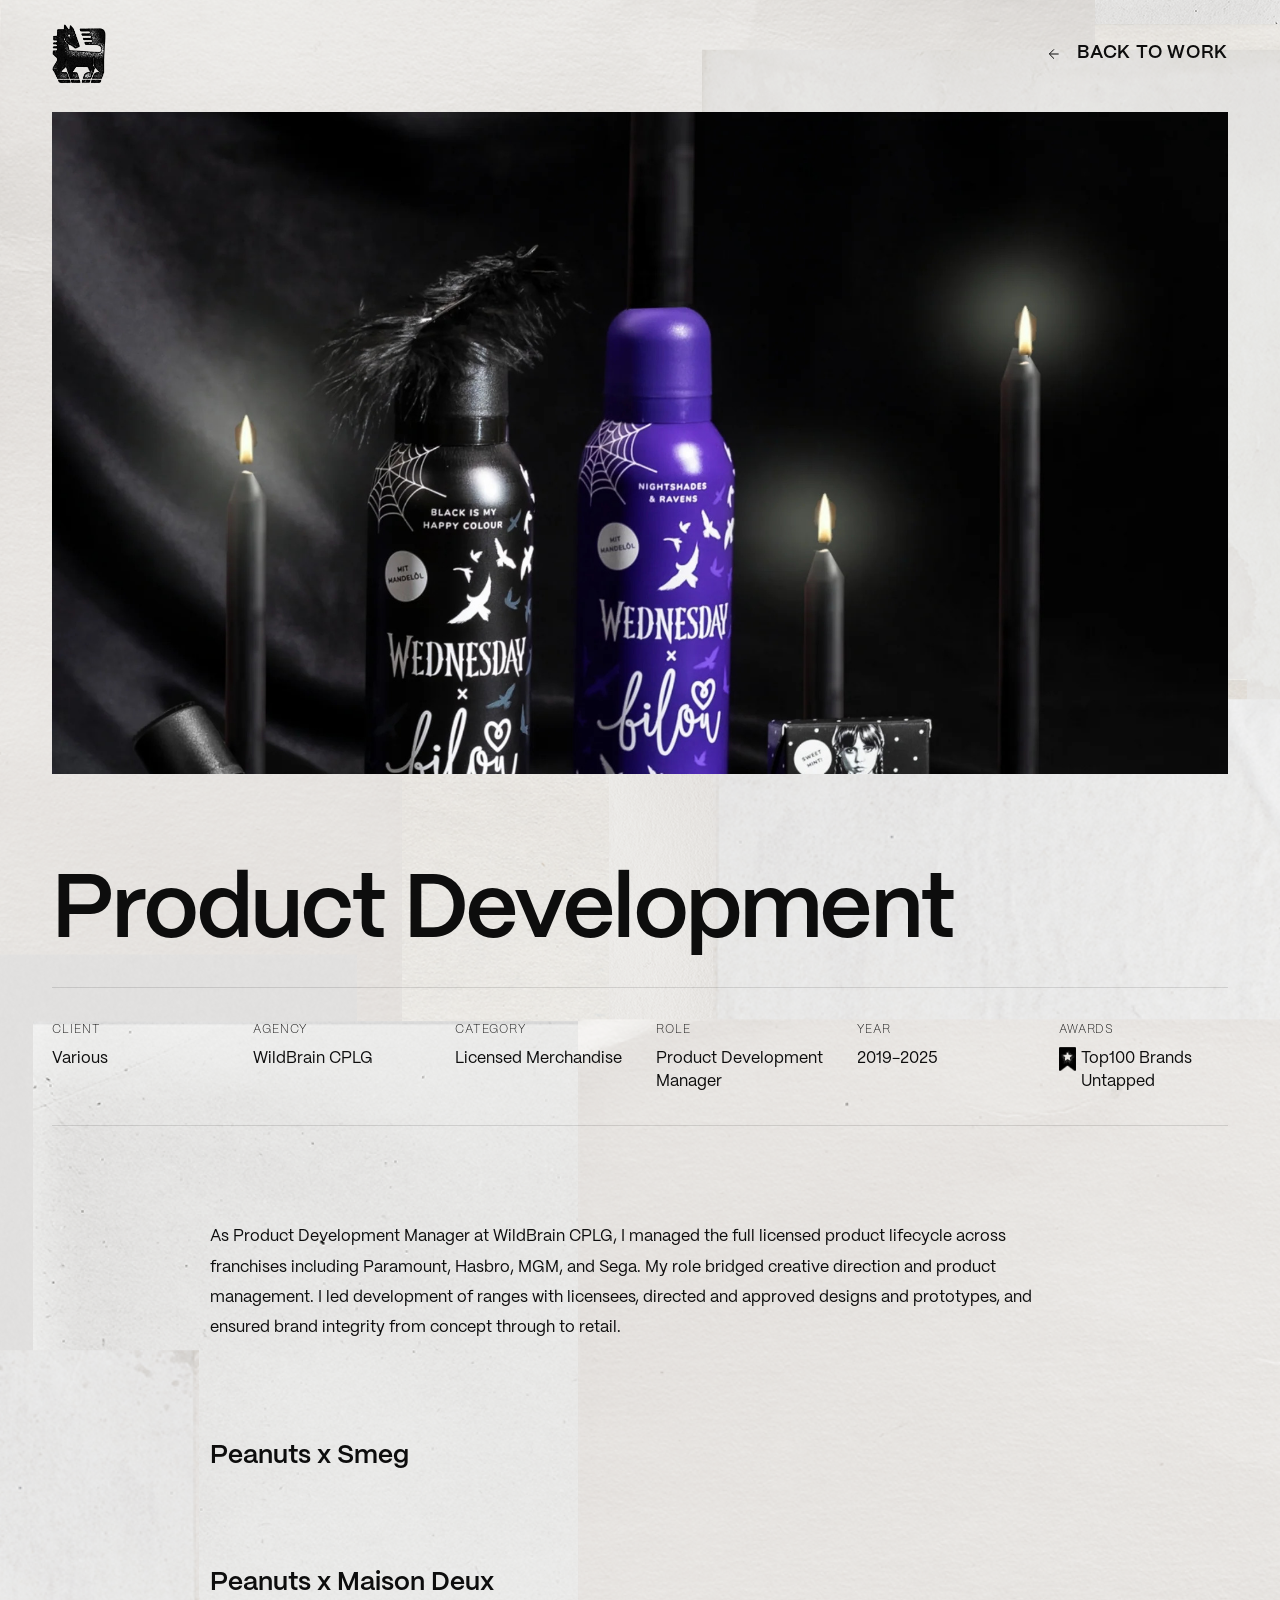
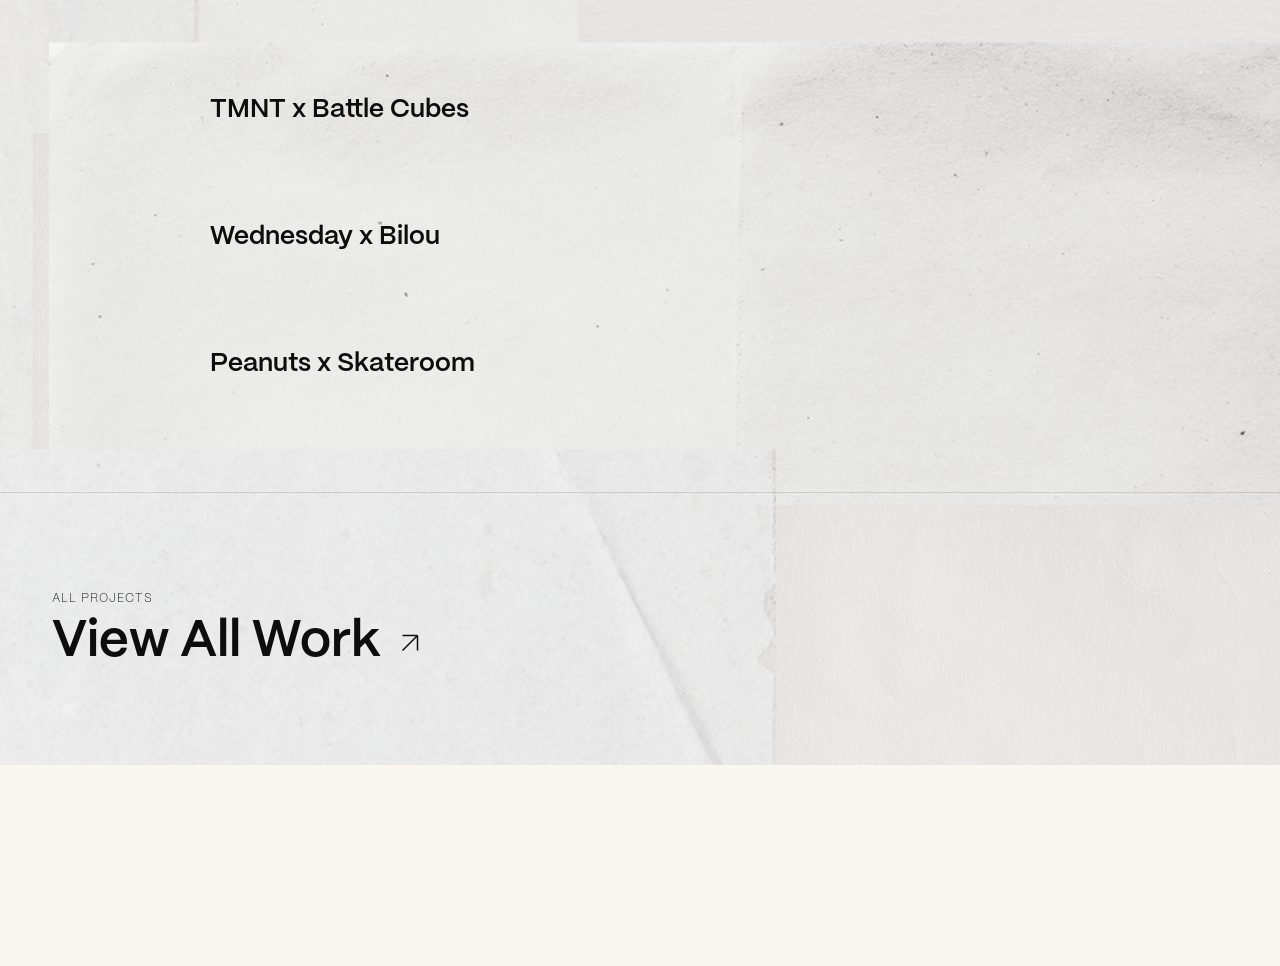
<file: licensing.html>
<!DOCTYPE html>
<html lang="en">
<head>
  <meta charset="UTF-8" />
  <meta name="viewport" content="width=device-width, initial-scale=1.0" />
  <title>Product Development - Ross Melland</title>
  <meta name="description" content="Licensed product development across major entertainment franchises, from concept and design direction through to production." />
  <link rel="icon" type="image/png" sizes="32x32" href="favicon-32.png" />
  <link rel="icon" type="image/png" sizes="16x16" href="favicon-16.png" />
  <link rel="icon" type="image/x-icon" href="favicon.ico" />
  <link rel="apple-touch-icon" sizes="180x180" href="favicon-180.png" />
  <link rel="stylesheet" href="styles.css" />
</head>
<body class="project-page">

  <div class="page-wrapper" id="pageWrapper">

  <!-- Navigation -->
  <nav class="nav" id="nav">
    <div class="nav__inner">
      <a href="index.html" class="nav__logo">
        <img src="images/Melland icon stamped.png" alt="Ross Melland" />
      </a>
      <a href="index.html#work" class="nav__back-link">
        <svg width="16" height="16" viewBox="0 0 24 24" fill="none" stroke="currentColor" stroke-width="1.5" aria-hidden="true">
          <path d="M19 12H5M5 12l7 7M5 12l7-7"/>
        </svg>
        <span class="nav__back-label">Back to Work</span>
      </a>
    </div>
  </nav>

  <div class="bg-zone-combined">
    <div class="bg-tiles bg-tiles--combined" aria-hidden="true"></div>

  <main class="project-main">
    <div class="container">

      <!-- Image -->
      <div class="project-image-wrap">
        <img
          src="images/projects/licensing-hero.jpg"
          alt="Product Development Licensed Merchandise"
          class="project-image"
        />
      </div>

      <!-- Title -->
      <h1 class="project-title">Product Development</h1>

      <!-- Meta -->
      <div class="project-meta-bar">
        <dl class="project-meta">
          <div class="project-meta__item">
            <dt class="project-meta__label">Client</dt>
            <dd class="project-meta__value">Various</dd>
          </div>
          <div class="project-meta__item">
            <dt class="project-meta__label">Agency</dt>
            <dd class="project-meta__value">WildBrain CPLG</dd>
          </div>
          <div class="project-meta__item">
            <dt class="project-meta__label">Category</dt>
            <dd class="project-meta__value">Licensed Merchandise</dd>
          </div>
          <div class="project-meta__item">
            <dt class="project-meta__label">Role</dt>
            <dd class="project-meta__value">Product Development Manager</dd>
          </div>
          <div class="project-meta__item">
            <dt class="project-meta__label">Year</dt>
            <dd class="project-meta__value">2019-2025</dd>
          </div>
          <div class="project-meta__item">
            <dt class="project-meta__label">Awards</dt>
            <dd class="project-meta__value project-meta__value--award">
              <img src="images/award-icon.png" alt="" class="project-meta__award-icon" />
              <span class="project-meta__award-list">
                <a href="index.html#awards" class="project-meta__award-link">Top100 Brands Untapped</a>
              </span>
            </dd>
          </div>
        </dl>
      </div>

      <!-- Body copy -->
      <div class="project-column">
        <div class="project-body__copy">
          <p>As Product Development Manager at WildBrain CPLG, I managed the full licensed product lifecycle across franchises including Paramount, Hasbro, MGM, and Sega. My role bridged creative direction and product management. I led development of ranges with licensees, directed and approved designs and prototypes, and ensured brand integrity from concept through to retail.</p>
        </div>
      </div>

      <section class="project-subsection">
        <div class="project-column">
          <h2 class="project-subhead">Peanuts x Smeg</h2>
        </div>
        <!-- Images: Peanuts x Smeg -->
      </section>

      <section class="project-subsection">
        <div class="project-column">
          <h2 class="project-subhead">Peanuts x Maison Deux</h2>
        </div>
        <!-- Images: Peanuts x Maison Deux -->
      </section>

      <section class="project-subsection">
        <div class="project-column">
          <h2 class="project-subhead">TMNT x Battle Cubes</h2>
        </div>
        <!-- Images: TMNT x Battle Cubes -->
      </section>

      <section class="project-subsection">
        <div class="project-column">
          <h2 class="project-subhead">Wednesday x Bilou</h2>
        </div>
        <!-- Images: Wednesday x Bilou -->
      </section>

      <section class="project-subsection">
        <div class="project-column">
          <h2 class="project-subhead">Peanuts x Skateroom</h2>
        </div>
        <!-- Images: Peanuts x Skateroom -->
      </section>

    </div>
  </main>

  <!-- View all work -->
  <section class="project-back">
    <div class="container">
      <a href="index.html#work" class="project-back__link">
        <span class="label project-back__label">All Projects</span>
        <span class="project-back__text">
          View All Work
          <svg width="36" height="36" viewBox="0 0 24 24" fill="none" stroke="currentColor" stroke-width="1" aria-hidden="true">
            <path d="M7 17L17 7M17 7H7M17 7v10"/>
          </svg>
        </span>
      </a>
    </div>
  </section>

  </div>

  </div>

  <!-- Footer -->
  <footer class="footer">
    <div class="bg-tiles bg-tiles--footer" aria-hidden="true"></div>
    <div class="footer__scrim" aria-hidden="true"></div>
    <div class="footer__reveal-inner">
    <div class="container">
      <div class="footer__inner">
        <span class="footer__name">Ross Melland</span>
        <span class="footer__copy">&copy; 2026 - All rights reserved</span>
        <span class="footer__location">Amsterdam, NL</span>
      </div>
    </div>
    </div>
  </footer>

  <script src="script.js"></script>

</body>
</html>
</file>
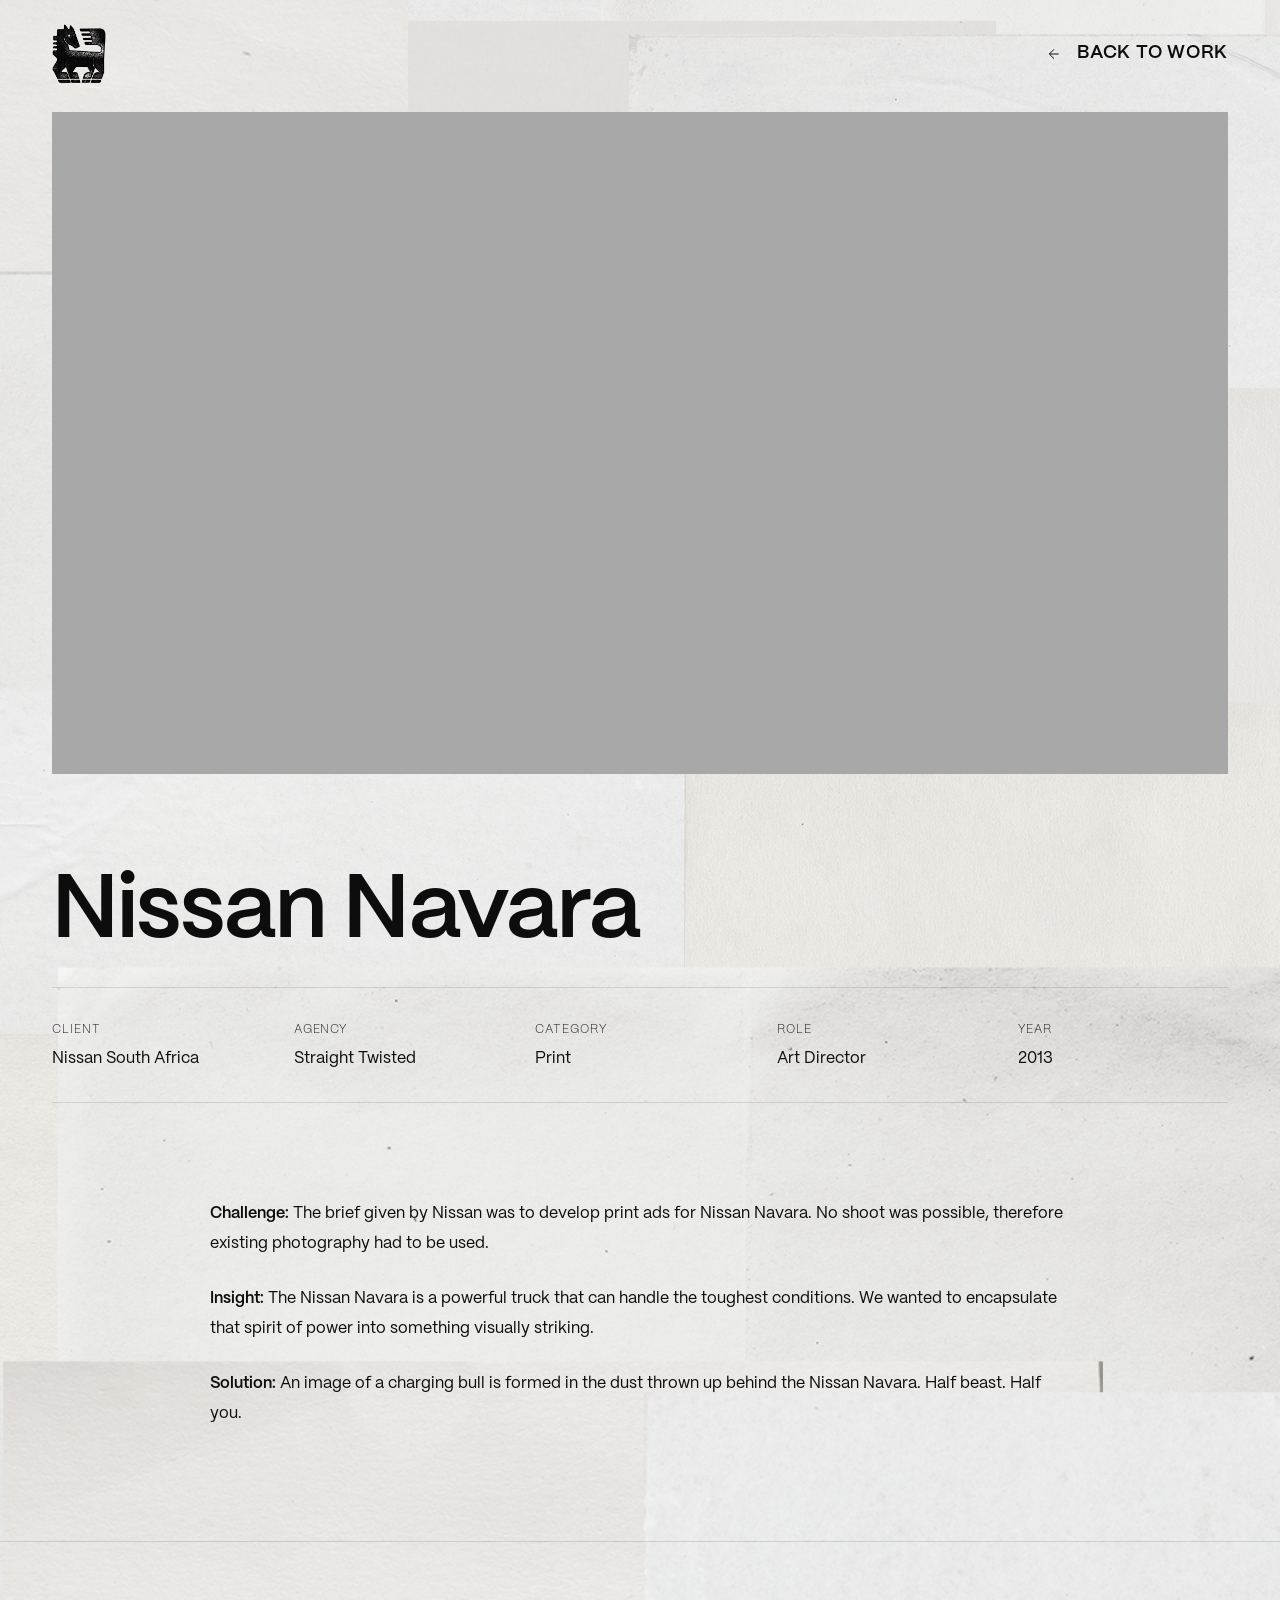
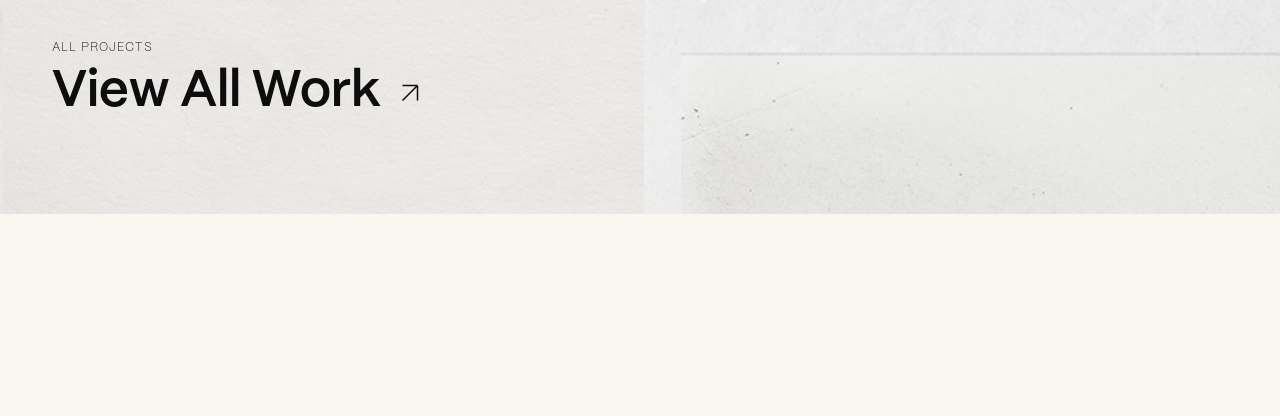
<file: nissan-print.html>
<!DOCTYPE html>
<html lang="en">
<head>
  <meta charset="UTF-8" />
  <meta name="viewport" content="width=device-width, initial-scale=1.0" />
  <title>Nissan Navara Print - Ross Melland</title>
  <meta name="description" content="Print ads for the Nissan Navara, made with existing photography: a charging bull formed in the dust thrown up behind the truck. Half beast. Half you." />
  <link rel="icon" type="image/png" sizes="32x32" href="favicon-32.png" />
  <link rel="icon" type="image/png" sizes="16x16" href="favicon-16.png" />
  <link rel="icon" type="image/x-icon" href="favicon.ico" />
  <link rel="apple-touch-icon" sizes="180x180" href="favicon-180.png" />
  <link rel="stylesheet" href="styles.css" />
</head>
<body class="project-page">

  <div class="page-wrapper" id="pageWrapper">

  <!-- Navigation -->
  <nav class="nav" id="nav">
    <div class="nav__inner">
      <a href="index.html" class="nav__logo">
        <img src="images/Melland icon stamped.png" alt="Ross Melland" />
      </a>
      <a href="index.html#work" class="nav__back-link">
        <svg width="16" height="16" viewBox="0 0 24 24" fill="none" stroke="currentColor" stroke-width="1.5" aria-hidden="true">
          <path d="M19 12H5M5 12l7 7M5 12l7-7"/>
        </svg>
        <span class="nav__back-label">Back to Work</span>
      </a>
    </div>
  </nav>

  <div class="bg-zone-combined">
    <div class="bg-tiles bg-tiles--combined" aria-hidden="true"></div>

  <main class="project-main">
    <div class="container">

      <!-- Image -->
      <div class="project-image-wrap">
        <img
          src="data:image/svg+xml,%3Csvg xmlns='http://www.w3.org/2000/svg' viewBox='0 0 16 9'%3E%3Crect width='16' height='9' fill='%23A8A8A8'/%3E%3C/svg%3E"
          alt="Nissan Navara Print Campaign"
          class="project-image"
        />
      </div>

      <!-- Title -->
      <h1 class="project-title">Nissan Navara</h1>

      <!-- Meta -->
      <div class="project-meta-bar">
        <dl class="project-meta">
          <div class="project-meta__item">
            <dt class="project-meta__label">Client</dt>
            <dd class="project-meta__value">Nissan South Africa</dd>
          </div>
          <div class="project-meta__item">
            <dt class="project-meta__label">Agency</dt>
            <dd class="project-meta__value">Straight Twisted</dd>
          </div>
          <div class="project-meta__item">
            <dt class="project-meta__label">Category</dt>
            <dd class="project-meta__value">Print</dd>
          </div>
          <div class="project-meta__item">
            <dt class="project-meta__label">Role</dt>
            <dd class="project-meta__value">Art Director</dd>
          </div>
          <div class="project-meta__item">
            <dt class="project-meta__label">Year</dt>
            <dd class="project-meta__value">2013</dd>
          </div>
        </dl>
      </div>

      <!-- Body copy -->
      <div class="project-column">
        <div class="project-body__copy">
          <p><strong>Challenge:</strong> The brief given by Nissan was to develop print ads for Nissan Navara. No shoot was possible, therefore existing photography had to be used.</p>
          <p><strong>Insight:</strong> The Nissan Navara is a powerful truck that can handle the toughest conditions. We wanted to encapsulate that spirit of power into something visually striking.</p>
          <p><strong>Solution:</strong> An image of a charging bull is formed in the dust thrown up behind the Nissan Navara. Half beast. Half you.</p>
        </div>
      </div>

    </div>
  </main>

  <!-- View all work -->
  <section class="project-back">
    <div class="container">
      <a href="index.html#work" class="project-back__link">
        <span class="label project-back__label">All Projects</span>
        <span class="project-back__text">
          View All Work
          <svg width="36" height="36" viewBox="0 0 24 24" fill="none" stroke="currentColor" stroke-width="1" aria-hidden="true">
            <path d="M7 17L17 7M17 7H7M17 7v10"/>
          </svg>
        </span>
      </a>
    </div>
  </section>

  </div>

  </div>

  <!-- Footer -->
  <footer class="footer">
    <div class="bg-tiles bg-tiles--footer" aria-hidden="true"></div>
    <div class="footer__scrim" aria-hidden="true"></div>
    <div class="footer__reveal-inner">
    <div class="container">
      <div class="footer__inner">
        <span class="footer__name">Ross Melland</span>
        <span class="footer__copy">&copy; 2026 - All rights reserved</span>
        <span class="footer__location">Amsterdam, NL</span>
      </div>
    </div>
    </div>
  </footer>

  <script src="script.js"></script>

</body>
</html>
</file>
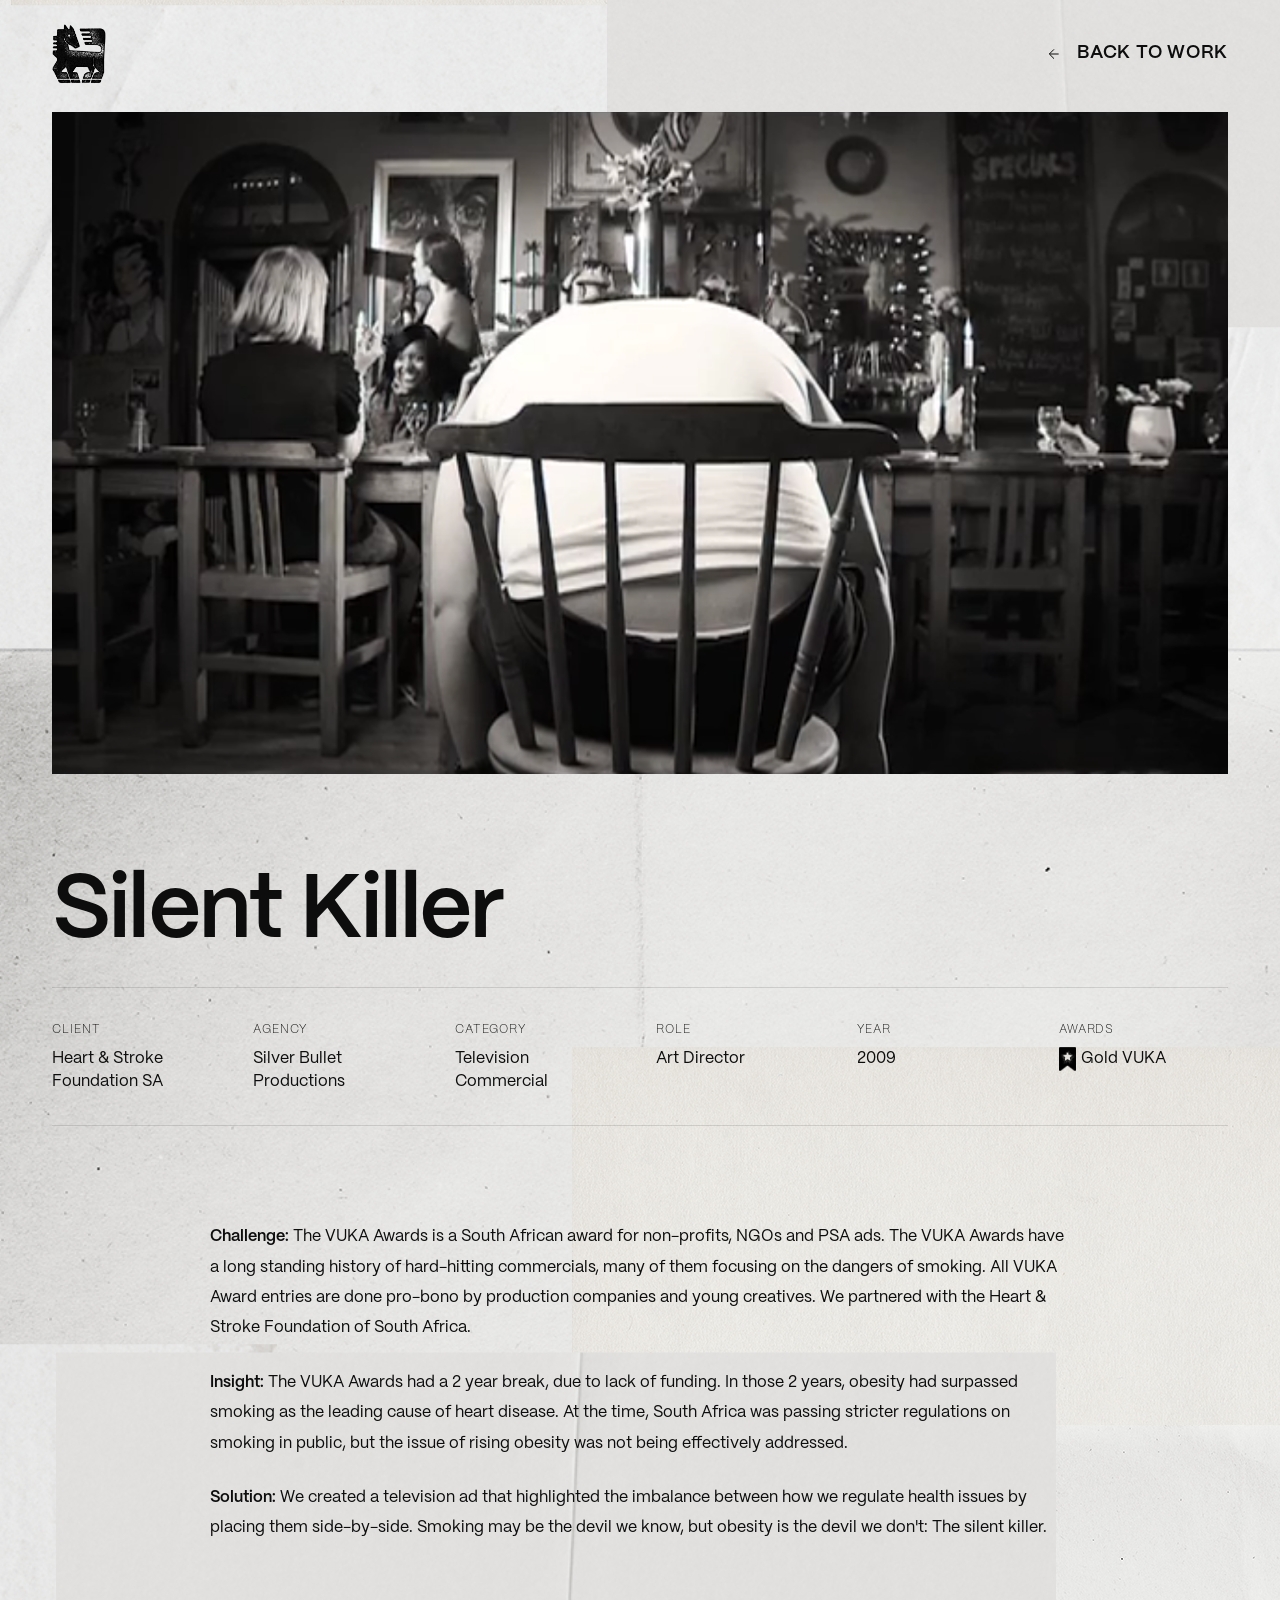
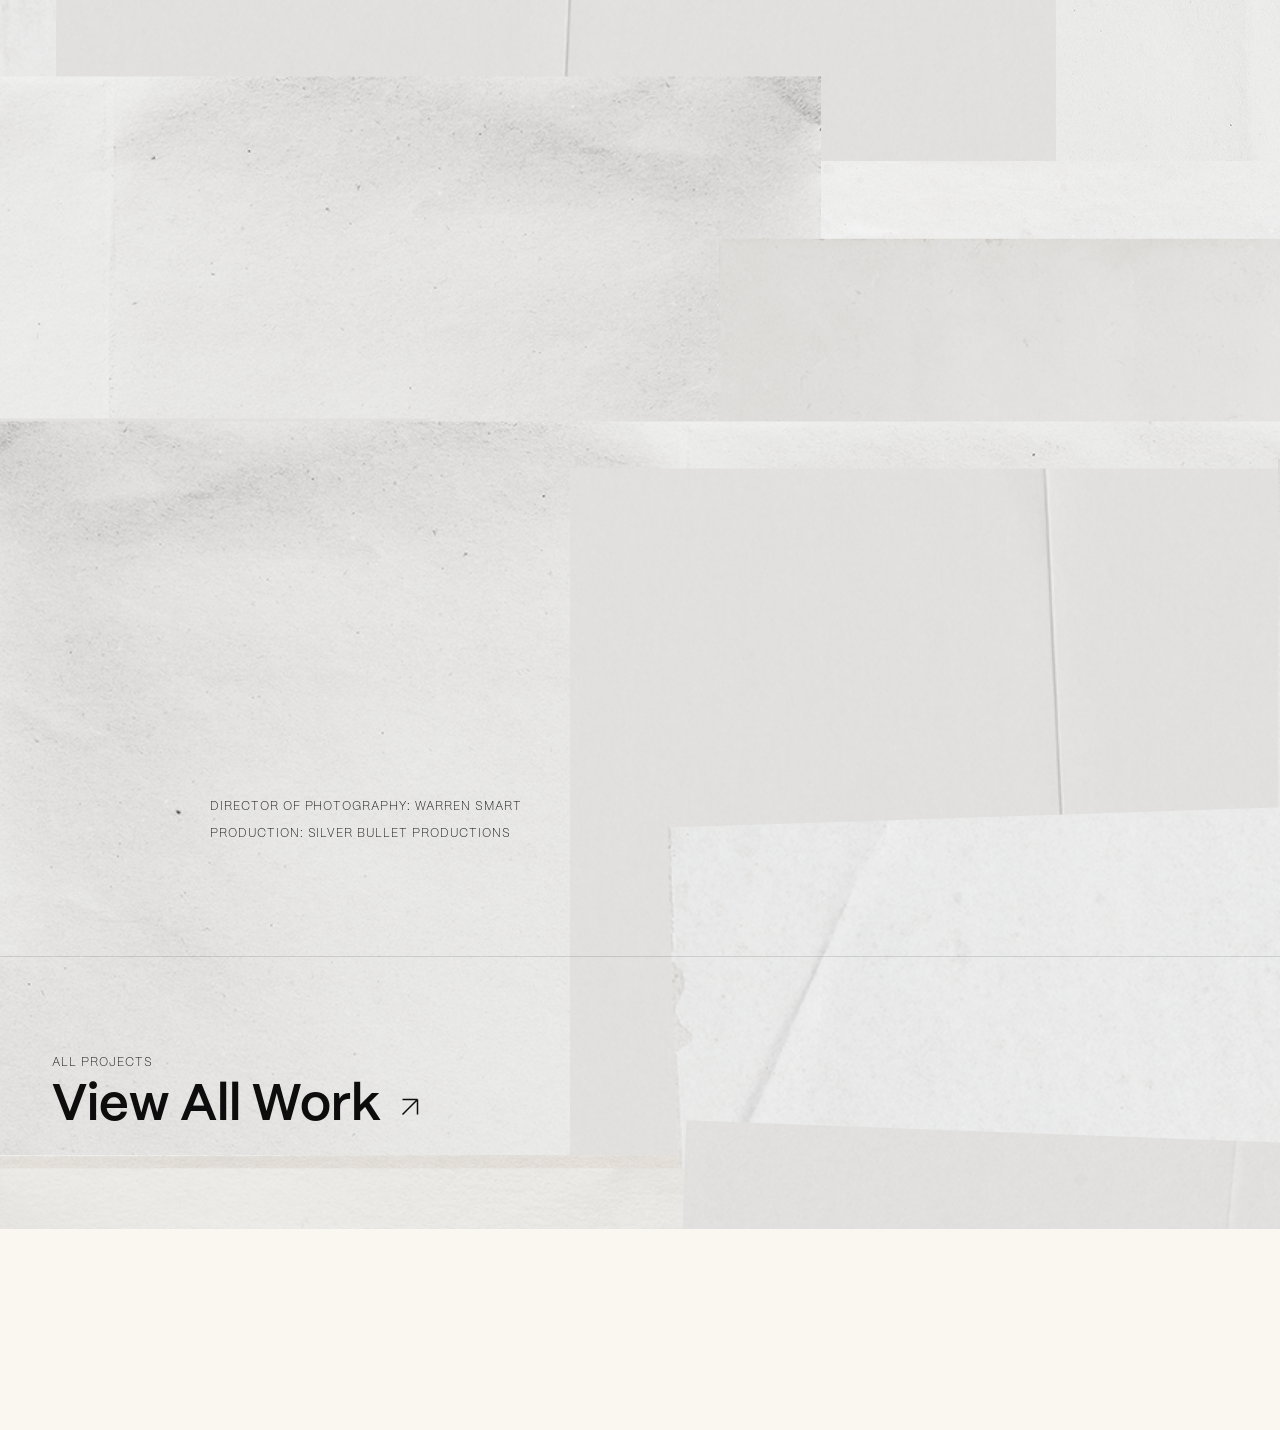
<file: silent-killer.html>
<!DOCTYPE html>
<html lang="en">
<head>
  <meta charset="UTF-8" />
  <meta name="viewport" content="width=device-width, initial-scale=1.0" />
  <title>Silent Killer - Ross Melland</title>
  <meta name="description" content="When obesity surpassed smoking as the number one cause of heart disease, Silent Killer put the unseen danger in plain sight." />
  <link rel="icon" type="image/png" sizes="32x32" href="favicon-32.png" />
  <link rel="icon" type="image/png" sizes="16x16" href="favicon-16.png" />
  <link rel="icon" type="image/x-icon" href="favicon.ico" />
  <link rel="apple-touch-icon" sizes="180x180" href="favicon-180.png" />
  <link rel="stylesheet" href="styles.css" />
</head>
<body class="project-page">

  <div class="page-wrapper" id="pageWrapper">

  <!-- Navigation -->
  <nav class="nav" id="nav">
    <div class="nav__inner">
      <a href="index.html" class="nav__logo">
        <img src="images/Melland icon stamped.png" alt="Ross Melland" />
      </a>
      <a href="index.html#work" class="nav__back-link">
        <svg width="16" height="16" viewBox="0 0 24 24" fill="none" stroke="currentColor" stroke-width="1.5" aria-hidden="true">
          <path d="M19 12H5M5 12l7 7M5 12l7-7"/>
        </svg>
        <span class="nav__back-label">Back to Work</span>
      </a>
    </div>
  </nav>

  <div class="bg-zone-combined">
    <div class="bg-tiles bg-tiles--combined" aria-hidden="true"></div>

  <main class="project-main">
    <div class="container">

      <!-- Image -->
      <div class="project-image-wrap">
        <img
          src="images/projects/silent-killer-hero.png"
          alt="Silent Killer, Heart and Stroke Foundation South Africa"
          class="project-image"
        />
      </div>

      <!-- Title -->
      <h1 class="project-title">Silent Killer</h1>

      <!-- Meta -->
      <div class="project-meta-bar">
        <dl class="project-meta">
          <div class="project-meta__item">
            <dt class="project-meta__label">Client</dt>
            <dd class="project-meta__value">Heart &amp; Stroke Foundation SA</dd>
          </div>
          <div class="project-meta__item">
            <dt class="project-meta__label">Agency</dt>
            <dd class="project-meta__value">Silver Bullet Productions</dd>
          </div>
          <div class="project-meta__item">
            <dt class="project-meta__label">Category</dt>
            <dd class="project-meta__value">Television Commercial</dd>
          </div>
          <div class="project-meta__item">
            <dt class="project-meta__label">Role</dt>
            <dd class="project-meta__value">Art Director</dd>
          </div>
          <div class="project-meta__item">
            <dt class="project-meta__label">Year</dt>
            <dd class="project-meta__value">2009</dd>
          </div>
          <div class="project-meta__item">
            <dt class="project-meta__label">Awards</dt>
            <dd class="project-meta__value project-meta__value--award">
              <img src="images/award-icon.png" alt="" class="project-meta__award-icon" />
              <span class="project-meta__award-list">
                <a href="index.html#awards" class="project-meta__award-link">Gold VUKA</a>
              </span>
            </dd>
          </div>
        </dl>
      </div>

      <!-- Body copy -->
      <div class="project-column">
        <div class="project-body__copy">
          <p><strong>Challenge:</strong> The VUKA Awards is a South African award for non-profits, NGOs and PSA ads. The VUKA Awards have a long standing history of hard-hitting commercials, many of them focusing on the dangers of smoking. All VUKA Award entries are done pro-bono by production companies and young creatives. We partnered with the Heart &amp; Stroke Foundation of South Africa.</p>
          <p><strong>Insight:</strong> The VUKA Awards had a 2 year break, due to lack of funding. In those 2 years, obesity had surpassed smoking as the leading cause of heart disease. At the time, South Africa was passing stricter regulations on smoking in public, but the issue of rising obesity was not being effectively addressed.</p>
          <p><strong>Solution:</strong> We created a television ad that highlighted the imbalance between how we regulate health issues by placing them side-by-side. Smoking may be the devil we know, but obesity is the devil we don't: The silent killer.</p>
        </div>
      </div>

      <div style="position:relative;padding-bottom:56.25%;height:0;overflow:hidden;margin:var(--space-xl) 0;">
        <iframe src="https://www.youtube.com/embed/Muc-CTAEr8k?rel=0&modestbranding=1&controls=1&iv_load_policy=3" style="position:absolute;top:0;left:0;width:100%;height:100%;border:0;" allow="accelerometer; autoplay; clipboard-write; encrypted-media; gyroscope; picture-in-picture; web-share" referrerpolicy="strict-origin-when-cross-origin" allowfullscreen title="Silent Killer"></iframe>
      </div>

      <!-- Credit line: width undecided, kept at the current narrow measure for now -->
      <div class="project-column">
        <p class="project-credit">Director of Photography: Warren Smart</p>
        <p class="project-credit">Production: Silver Bullet Productions</p>
      </div>

    </div>
  </main>

  <!-- View all work -->
  <section class="project-back">
    <div class="container">
      <a href="index.html#work" class="project-back__link">
        <span class="label project-back__label">All Projects</span>
        <span class="project-back__text">
          View All Work
          <svg width="36" height="36" viewBox="0 0 24 24" fill="none" stroke="currentColor" stroke-width="1" aria-hidden="true">
            <path d="M7 17L17 7M17 7H7M17 7v10"/>
          </svg>
        </span>
      </a>
    </div>
  </section>

  </div>

  </div>

  <!-- Footer -->
  <footer class="footer">
    <div class="bg-tiles bg-tiles--footer" aria-hidden="true"></div>
    <div class="footer__scrim" aria-hidden="true"></div>
    <div class="footer__reveal-inner">
    <div class="container">
      <div class="footer__inner">
        <span class="footer__name">Ross Melland</span>
        <span class="footer__copy">&copy; 2026 - All rights reserved</span>
        <span class="footer__location">Amsterdam, NL</span>
      </div>
    </div>
    </div>
  </footer>

  <script src="script.js"></script>

</body>
</html>
</file>
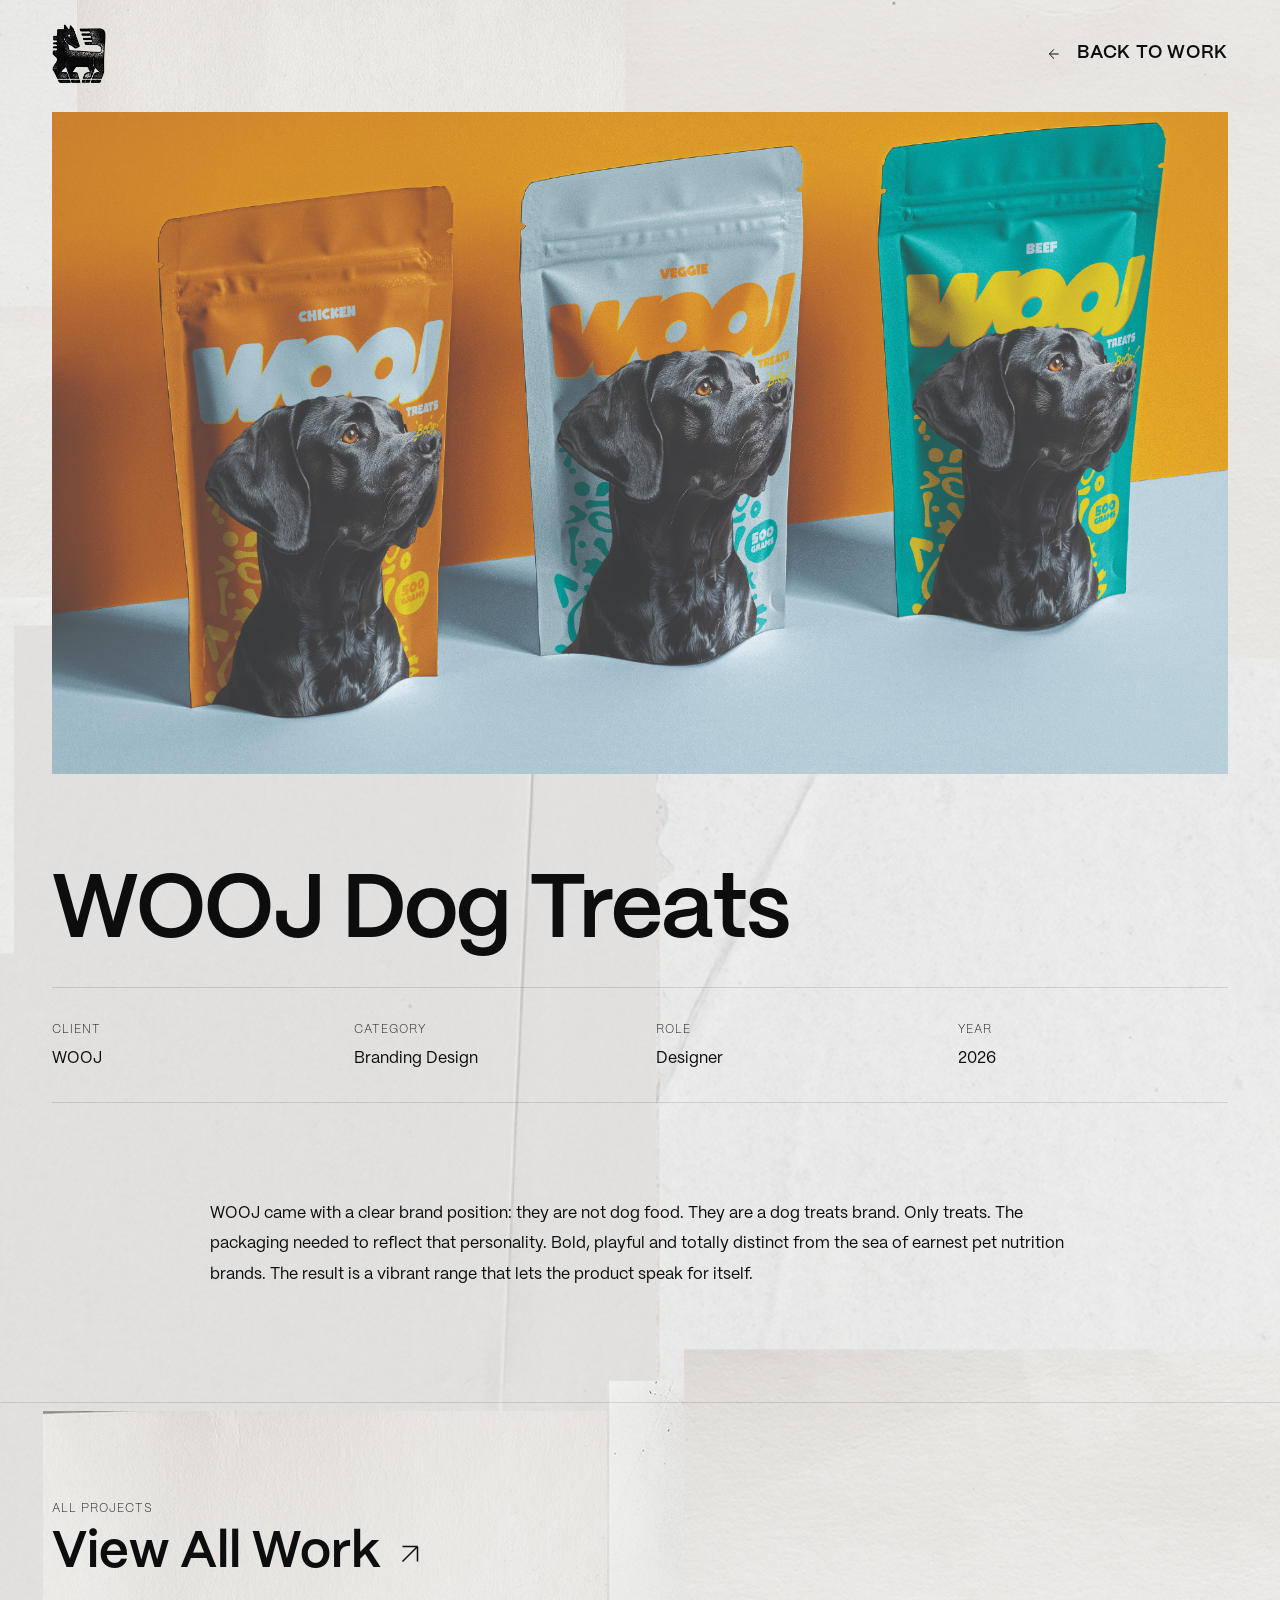
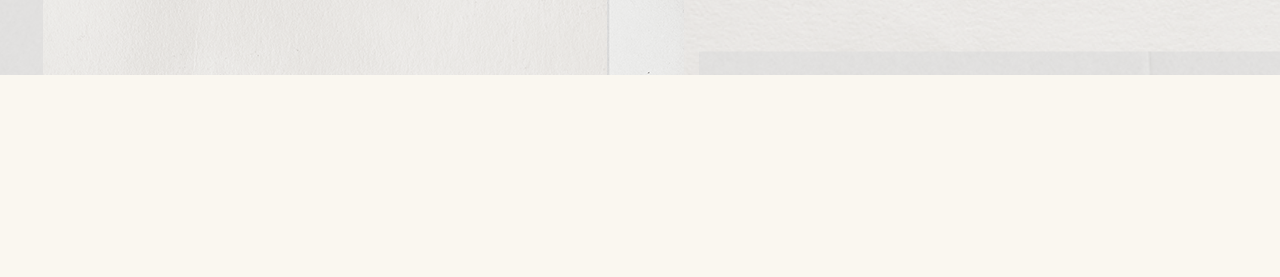
<file: wooj.html>
<!DOCTYPE html>
<html lang="en">
<head>
  <meta charset="UTF-8" />
  <meta name="viewport" content="width=device-width, initial-scale=1.0" />
  <title>WOOJ Dog Treats — Ross Melland</title>
  <meta name="description" content="WOOJ isn't dog food. They're a dog treats brand. Only treats. Bold, playful packaging design totally distinct from the sea of earnest pet nutrition brands." />
  <link rel="icon" type="image/png" sizes="32x32" href="favicon-32.png" />
  <link rel="icon" type="image/png" sizes="16x16" href="favicon-16.png" />
  <link rel="icon" type="image/x-icon" href="favicon.ico" />
  <link rel="apple-touch-icon" sizes="180x180" href="favicon-180.png" />
  <link rel="stylesheet" href="styles.css" />
</head>
<body class="project-page">

  <div class="page-wrapper" id="pageWrapper">

  <!-- Navigation -->
  <nav class="nav" id="nav">
    <div class="nav__inner">
      <a href="index.html" class="nav__logo">
        <img src="images/Melland icon stamped.png" alt="Ross Melland" />
      </a>
      <a href="index.html#work" class="nav__back-link">
        <svg width="16" height="16" viewBox="0 0 24 24" fill="none" stroke="currentColor" stroke-width="1.5" aria-hidden="true">
          <path d="M19 12H5M5 12l7 7M5 12l7-7"/>
        </svg>
        <span class="nav__back-label">Back to Work</span>
      </a>
    </div>
  </nav>

  <div class="bg-zone-combined">
    <div class="bg-tiles bg-tiles--combined" aria-hidden="true"></div>

  <main class="project-main">
    <div class="container">

      <!-- Image -->
      <div class="project-image-wrap">
        <img
          src="images/projects/wooj-hero.jpg"
          alt="WOOJ Dog Treats"
          class="project-image"
        />
      </div>

      <!-- Title -->
      <h1 class="project-title">WOOJ Dog Treats</h1>

      <!-- Meta -->
      <div class="project-meta-bar">
        <dl class="project-meta">
          <div class="project-meta__item">
            <dt class="project-meta__label">Client</dt>
            <dd class="project-meta__value">WOOJ</dd>
          </div>
          <div class="project-meta__item">
            <dt class="project-meta__label">Category</dt>
            <dd class="project-meta__value">Branding Design</dd>
          </div>
          <div class="project-meta__item">
            <dt class="project-meta__label">Role</dt>
            <dd class="project-meta__value">Designer</dd>
          </div>
          <div class="project-meta__item">
            <dt class="project-meta__label">Year</dt>
            <dd class="project-meta__value">2026</dd>
          </div>
        </dl>
      </div>

      <!-- Body copy -->
      <div class="project-column">
        <div class="project-body__copy">
          <p>WOOJ came with a clear brand position: they are not dog food. They are a dog treats brand. Only treats. The packaging needed to reflect that personality. Bold, playful and totally distinct from the sea of earnest pet nutrition brands. The result is a vibrant range that lets the product speak for itself.</p>
        </div>
      </div>

    </div>
  </main>

  <!-- View all work -->
  <section class="project-back">
    <div class="container">
      <a href="index.html#work" class="project-back__link">
        <span class="label project-back__label">All Projects</span>
        <span class="project-back__text">
          View All Work
          <svg width="36" height="36" viewBox="0 0 24 24" fill="none" stroke="currentColor" stroke-width="1" aria-hidden="true">
            <path d="M7 17L17 7M17 7H7M17 7v10"/>
          </svg>
        </span>
      </a>
    </div>
  </section>

  </div>

  </div>

  <!-- Footer -->
  <footer class="footer">
    <div class="bg-tiles bg-tiles--footer" aria-hidden="true"></div>
    <div class="footer__scrim" aria-hidden="true"></div>
    <div class="footer__reveal-inner">
    <div class="container">
      <div class="footer__inner">
        <span class="footer__name">Ross Melland</span>
        <span class="footer__copy">&copy; 2026 — All rights reserved</span>
        <span class="footer__location">Amsterdam, NL</span>
      </div>
    </div>
    </div>
  </footer>

  <script src="script.js"></script>

</body>
</html>
</file>
<file: styles.css>
/* ============================================================
   FONTS — PP Mori local
   ============================================================ */

@font-face {
  font-family: 'PPMori';
  src: url('fonts/pp-mori/PPMori-Extralight.otf') format('opentype');
  font-weight: 200;
  font-style: normal;
  font-display: swap;
}

@font-face {
  font-family: 'PPMori';
  src: url('fonts/pp-mori/PPMori-ExtralightItalic.otf') format('opentype');
  font-weight: 200;
  font-style: italic;
  font-display: swap;
}

@font-face {
  font-family: 'PPMori';
  src: url('fonts/pp-mori/PPMori-Regular.otf') format('opentype');
  font-weight: 400;
  font-style: normal;
  font-display: swap;
}

@font-face {
  font-family: 'PPMori';
  src: url('fonts/pp-mori/PPMori-RegularItalic.otf') format('opentype');
  font-weight: 400;
  font-style: italic;
  font-display: swap;
}

@font-face {
  font-family: 'PPMori';
  src: url('fonts/pp-mori/PPMori-SemiBold.otf') format('opentype');
  font-weight: 600;
  font-style: normal;
  font-display: swap;
}

@font-face {
  font-family: 'PPMori';
  src: url('fonts/pp-mori/PPMori-SemiBoldItalic.otf') format('opentype');
  font-weight: 600;
  font-style: italic;
  font-display: swap;
}

/* ============================================================
   RESET & BASE
   ============================================================ */

*, *::before, *::after {
  box-sizing: border-box;
  margin: 0;
  padding: 0;
}

:root {
  --color-bg:         #FAF7F0;
  --color-bg-light:   #FAF7F0;
  --color-text:       #0D0D0D;
  --color-text-muted: #0D0D0D;
  --color-border:     rgba(13, 13, 13, 0.12);
  --color-accent:     #0D0D0D;

  /* Paper texture — placeholder, swap --texture-image to change the grain */
  --texture-image:        url('images/textures/paper-bg.jpg');

  --font-display: 'PPMori', sans-serif;
  --font-body:    'PPMori', sans-serif;

  /* Type system — sizing/weight/case roles built on these five sizes.
     See styles.css type-role comments (SMALL / SMALL — CAPS / BODY /
     BODY BOLD / SUBHEAD / DISPLAY / HERO) for what each role sets.
     BODY BOLD is BODY's size (var(--text-body)) at weight 600 — for
     clickable/interactive or emphasized body-level text. */
  --text-small:   0.75rem;
  --text-body:    1rem;
  --text-subhead: 1.625rem;
  --text-display: 2.5rem;
  /* Floor lowered from 3rem to 2rem so the longest single-word case
     study title ('#12OfficialVaginas', gynaGuard) fits its container
     at 375px with no overflow (exact fit is ~35.5px/2.22rem there;
     2rem leaves a safety margin). 7vw crosses above the new floor at
     ~457px viewport width, same as before that point — unaffected —
     so nothing changes at 768px (53.76px) or 1440px (100.8px); only
     narrower viewports (~480px and below) actually see a smaller
     floor value than previously. */
  --text-hero:    clamp(2rem, 7vw, 6.5rem);

  --reveal-duration: 0.85s;
  --reveal-ease:     cubic-bezier(0.22, 1, 0.36, 1);
  --reveal-distance: 20px;

  --space-xs:  0.5rem;
  --space-sm:  1rem;
  --space-md:  2rem;
  --space-lg:  4rem;
  --space-xl:  6rem;
  --space-2xl: 7rem;

  --radius: 2px;
  --transition: 0.35s cubic-bezier(0.25, 0.46, 0.45, 0.94);

  /* Shared by the homepage work grid and case-study image grids so the
     two stay in sync — change once here, both follow. */
  --grid-gap:        1rem;
  --grid-gap-mobile: 0.75rem;
}

html {
  scroll-behavior: smooth;
  font-size: 16px;
}

body {
  background-color: var(--color-bg);
  color: var(--color-text);
  font-family: var(--font-body);
  font-size: var(--text-body);
  font-weight: 400;
  text-transform: none;
  line-height: 1.6;
  -webkit-font-smoothing: antialiased;
  overflow-x: clip;
}

/* ============================================================
   SCROLL PARALLAX — footer reveal
   .page-wrapper holds everything except the footer, painted above
   it (z-index) so the sticky footer stays hidden underneath until
   scrolled past. (See BACKGROUND TILES below for the per-section
   paper texture zones.)
   ============================================================ */

.page-wrapper {
  position: relative;
  z-index: 1;
  background-color: var(--color-bg);
  overflow: hidden;
}

/* Gives <main> its own stacking context so negative-z-index children
   (.bg-zone-combined: -2, .awards__icon-anchor: -1) stay contained
   within it instead of resolving against .page-wrapper's context —
   without this, those negative z-indexes placed <main>'s own (plain,
   unstyled) box ABOVE its own descendants in paint/hit-test order,
   which silently ate hover/click on everything inside them (the
   Awards row hover, most visibly). z-index: 0 keeps <main> exactly
   where it already sat relative to .page-wrapper's other positioned
   children (.nav: 100, .footer: 0) — this only changes what's
   contained *inside* <main>, not how <main> itself stacks. */
main {
  position: relative;
  z-index: 0;
}

.footer__reveal-inner {
  will-change: transform;
}

@media (prefers-reduced-motion: reduce) {
  .footer { position: static !important; }
  .footer__reveal-inner { transform: none !important; }
  .bg-tile { transform: none !important; }
}

/* ============================================================
   BACKGROUND TILES — shared zone system
   Every zone (homepage hero / work / the combined Awards+Ticker+
   About zone, each case study page's single .bg-zone-combined, and
   the footer on every page) hosts its own absolutely-positioned
   canvas of native-size paper tiles (populated by initBgTiles in
   script.js) instead of a stretched texture image. Tiles scatter
   with overlap and drift at their own subtle parallax speed off one
   shared scroll/rAF loop — except the footer's, which are placed
   once and never move, since the footer is revealed by the sticky
   curtain-lift rather than by scrolling past it. The host element
   (.hero / .work / .bg-zone-combined / .footer) provides the
   positioning context and clips tiles to its own bounds.
   ============================================================ */

.bg-tiles {
  position: absolute;
  inset: 0;
  overflow: hidden;
  pointer-events: none;
  z-index: -1;
}

.bg-tile {
  position: absolute;
  top: 0;
  left: 0;
  pointer-events: none;
  will-change: transform;
}

.bg-tile-img {
  display: block;
  max-width: none;
  pointer-events: none;
}

.bg-zone-combined {
  position: relative;
  z-index: -2;
  /* Base colour under the white tiles, shown only where tiles haven't
     loaded yet or don't cover. A stacking context root paints its own
     background beneath all its descendants, including the z-index: -1
     tile canvas. */
  background-color: var(--color-bg);
  overflow: hidden;
}

/* Award icon anchor — see the comment on .awards__icon-anchor in
   index.html. z-index: -1 sits below .work's z-index: 0 (hiding the
   icon's top half behind the black Work band) and above
   .bg-zone-combined's z-index: -2 (keeping the icon's bottom half in
   front of the Awards zone's paper-tile background). Both .work and
   .bg-zone-combined establish their own stacking contexts (position +
   explicit z-index), so page-wrapper's/body's background-color is
   never exposed by this — a stacking-context root's own background
   always paints behind all of its descendants, regardless of how
   negative a descendant's z-index is. */
.awards__icon-anchor {
  position: relative;
  height: 0;
  z-index: -1;
}

.awards__icon-anchor .container {
  position: relative;
}

.awards__icon {
  position: absolute;
  top: -7.5px; /* ~7% of the icon's height tucked behind the Work band */
  right: 1.5rem; /* matches .award's own right padding, so it lines up
                    with the right edge of the award__year column */
  width: 75px;
  height: auto;
}

img { display: block; max-width: 100%; }
a  { color: inherit; text-decoration: none; }
ul { list-style: none; }

/* ============================================================
   FOCUS (keyboard navigation)
   ============================================================ */

:focus-visible {
  outline: 2px solid var(--color-text);
  outline-offset: 3px;
  border-radius: var(--radius);
}

/* ============================================================
   UTILITIES
   ============================================================ */

.container {
  width: 100%;
  max-width: 1240px;
  margin: 0 auto;
  padding: 0 var(--space-md);
}

.label {
  display: inline-block;
  font-family: var(--font-body);
  font-size: var(--text-small);
  font-weight: 200;
  letter-spacing: 0.08em;
  text-transform: uppercase;
  color: var(--color-text-muted);
}

.btn {
  display: inline-flex;
  align-items: center;
  gap: 0.5rem;
  font-family: var(--font-body);
  font-size: var(--text-small);
  font-weight: 200;
  letter-spacing: 0.08em;
  text-transform: uppercase;
  padding: 0.875rem 2rem;
  border-radius: var(--radius);
  transition: var(--transition);
  cursor: pointer;
  border: 1px solid transparent;
}

.btn--primary {
  background: var(--color-text);
  color: var(--color-bg);
  border-color: var(--color-text);
}

.btn--primary:hover {
  background: transparent;
  color: var(--color-text);
}

.btn--ghost {
  background: transparent;
  color: var(--color-text);
  border-color: var(--color-border);
}

.btn--ghost:hover {
  border-color: var(--color-text);
}

/* ============================================================
   NAVIGATION
   ============================================================ */

.nav {
  position: fixed;
  top: 0;
  left: 0;
  right: 0;
  z-index: 100;
  padding: 1.5rem 0;
  transition: var(--transition);
}

/* Auto-hide on scroll direction (script.js). transform triggers its
   own stacking context, same as position+z-index already did — .nav
   was already isolated from the rest of the page this way, so this
   changes nothing about how it stacks against other sections; it
   only affects ordering *within* .nav, which has no descendants that
   depend on painting above/below anything outside it. */
.nav--hidden {
  transform: translateY(-100%);
}

.nav.scrolled {
  background: rgba(250, 247, 240, 0.92);
  backdrop-filter: blur(12px);
  -webkit-backdrop-filter: blur(12px);
  padding: 1rem 0;
  border-bottom: 1px solid var(--color-border);
}

.nav__inner {
  display: flex;
  align-items: center;
  justify-content: space-between;
  max-width: 1240px;
  margin: 0 auto;
  padding: 0 var(--space-md);
}

.nav__logo {
  display: flex;
  align-items: center;
  transition: opacity var(--transition);
}

.nav__logo:hover {
  opacity: 0.7;
}

.nav__logo img {
  height: 60px;
  width: auto;
  display: block;
  mix-blend-mode: multiply;
}

/* Homepage-only logo crossfade (script.js's initLogoSwap): the
   wordmark (nav-ross-black.png, ~2.41:1, plus its white twin for dark
   hero textures) and the square mark stacked in
   one fixed-width frame, both left-aligned at its top-left corner, so
   swapping which one is opaque never changes the frame's own box —
   .nav__links never moves. Width is fixed to the WIDER asset (the
   wordmark) at the shared 60px logo height: 60 * 4672/1938 ≈ 144.6px,
   leaving empty space to the right of the narrower square mark rather
   than centering or resizing it. Case-study pages keep the plain
   single <img>.nav__logo (rule above) — they have no #hero, so there's
   nothing for initLogoSwap to observe and no need for the frame. */
.nav__logo-frame {
  position: relative;
  display: block;
  height: 60px;
  width: calc(60px * 4672 / 1938);
}

.nav__logo-img {
  position: absolute;
  top: 0;
  left: 0;
  height: 60px;
  width: auto;
  display: block;
  mix-blend-mode: multiply;
  transition: opacity var(--transition);
}

.nav__logo-img--word {
  opacity: 1;
}

.nav__logo-img--mark {
  opacity: 0;
}

.nav--past-hero .nav__logo-img--word {
  opacity: 0;
}

.nav--past-hero .nav__logo-img--mark {
  opacity: 1;
}

.nav__links {
  display: flex;
  align-items: center;
  gap: 1.5rem;
}

.nav__links a {
  font-size: 1.15rem;
  font-weight: 600;
  letter-spacing: 0.04em;
  text-transform: uppercase;
  color: var(--color-text);
  position: relative;
  isolation: isolate;
  padding: 0.2rem 0.6rem;
  display: inline-flex;
  align-items: center;
  transition: color 0.4s ease;
}

/* Hover stamp: a hand-drawn black shape per link (rotation baked into
   the PNG, so no CSS rotate). Sized in em off the link's own font-size
   so it tracks the nav type if that changes — height is fixed at
   --stamp-h and width follows each PNG's aspect ratio (all 176px
   tall). The shapes sit almost dead-centre in their canvases (≤2px
   off at 176px), so plain 50/50 centring on the link lines the black
   up behind the word, plus a 0.11em lift because uppercase PPMori
   sits above the middle of the line box (no descenders to balance it). Wider than the link box, so no overflow:hidden
   on the <a>; the 2.5rem gap between links leaves room for the bleed.
   Revealed with a left-to-right clip-path wipe rather than scaleX so
   the torn edges never get squashed mid-transition. The image is set
   in the resting state so it's already loaded before the first hover. */
.nav__links a::before,
.nav__back-label::before {
  --stamp-h: 2.1em;
  content: '';
  position: absolute;
  top: 50%;
  left: 50%;
  height: var(--stamp-h);
  width: calc(var(--stamp-h) * var(--stamp-ratio, 2.375));
  background: var(--stamp-image) center / 100% 100% no-repeat;
  transform: translate(-50%, calc(-50% - 0.11em));
  clip-path: inset(0 100% 0 0);
  transition: clip-path 0.4s ease;
  z-index: -1;
  pointer-events: none;
}

.nav__link--work    { --stamp-image: url('images/textures/nav-stamp-work.png');    --stamp-ratio: calc(418 / 176); }
.nav__link--awards  { --stamp-image: url('images/textures/nav-stamp-contact.png'); --stamp-ratio: calc(562 / 176); }
.nav__link--about   { --stamp-image: url('images/textures/nav-stamp-about.png');   --stamp-ratio: calc(475 / 176); }
.nav__link--contact { --stamp-image: url('images/textures/nav-stamp-contact.png'); --stamp-ratio: calc(562 / 176); }

.nav__links a:hover::before,
.nav__back-link:hover .nav__back-label::before {
  clip-path: inset(0 0 0 0);
}

.nav__links a:hover {
  color: #FAF7F0;
}

.nav__toggle {
  display: none;
  flex-direction: column;
  gap: 6px;
  background: none;
  border: none;
  cursor: pointer;
  padding: 4px;
}

.nav__toggle span {
  display: block;
  width: 32px;
  height: 7px;
  border-radius: 2px;
  background: var(--color-text);
  transition: var(--transition);
}

/* All sections are light — nav--light-section mirrors the default */
.nav--light-section .nav__logo {
  color: var(--color-text);
}

.nav--light-section .nav__links a {
  color: var(--color-text-muted);
}

.nav--light-section .nav__links a:hover {
  color: var(--color-text);
}

.nav.scrolled.nav--light-section {
  background: rgba(250, 247, 240, 0.92);
  border-bottom-color: var(--color-border);
}

/* Nav over the homepage hero inverts with the active texture
   (script.js's updateNavTone): .nav--on-dark while the hero is under
   the nav and showing a dark texture, never once past the hero.
   .nav--ink-flip is added for the length of each flip so these
   changes run on the hero crossfade's own duration and easing; outside
   a flip the usual transitions (hover, scroll state) keep their own
   timing. On mobile .nav__links is moved out of .nav (see
   initMobileMenuPortal), so the fullscreen menu keeps its black links. */
.nav__logo .nav__logo-img--word-white {
  opacity: 0;
  mix-blend-mode: normal;
}

.nav--on-dark .nav__logo-img--word {
  opacity: 0;
}

.nav--on-dark .nav__logo-img--word-white {
  opacity: 1;
}

.nav--on-dark .nav__links a {
  color: #FFFFFF;
}

.nav--on-dark .nav__links a:hover {
  color: var(--color-text);
}

.nav--on-dark .nav__link--work    { --stamp-image: url('images/textures/nav-stamp-work-white.png'); }
.nav--on-dark .nav__link--awards  { --stamp-image: url('images/textures/nav-stamp-contact-white.png'); }
.nav--on-dark .nav__link--about   { --stamp-image: url('images/textures/nav-stamp-about-white.png'); }
.nav--on-dark .nav__link--contact { --stamp-image: url('images/textures/nav-stamp-contact-white.png'); }

.nav--on-dark .nav__toggle span {
  background: #FFFFFF;
}

.nav.scrolled.nav--on-dark {
  background: rgba(13, 13, 13, 0.55);
  border-bottom-color: rgba(255, 255, 255, 0.12);
}

/* Menu open/close: colours switch instantly with the panel; the icon
   keeps only its transform transition, so the cross still animates */
.nav--ink-snap,
.nav--ink-snap .nav__logo-img,
.nav--ink-snap .nav__links a {
  transition: none;
}

.nav--ink-snap .nav__toggle span {
  transition-property: transform;
}

.nav--ink-flip,
.nav--ink-flip .nav__logo-img,
.nav--ink-flip .nav__links a,
.nav--ink-flip .nav__toggle span {
  transition-duration: var(--hero-fade-duration);
  transition-timing-function: var(--hero-fade-ease);
}

/* ============================================================
   HERO
   ============================================================ */

.hero {
  position: relative;
  z-index: 0;
  overflow: hidden;
  min-height: 100vh;
  min-height: 100svh;
  display: flex;
  flex-direction: column;
  padding-top: 5rem;
  padding-bottom: var(--space-md);
}

/* ------------------------------------------------------------
   HERO TEXTURES — mouse-driven texture switcher (initHeroTextures
   in script.js). Image layers sit at the same z-index as
   .bg-tiles--hero but later in the DOM, so they paint over the paper
   tiles; with no layer visible (before the first mouse move) the
   paper shows through. --hero-ink is registered so it interpolates:
   one transition on .hero drives every text colour in lockstep with
   the image crossfade, and both use --hero-fade.
   ------------------------------------------------------------ */

@property --hero-ink {
  syntax: '<color>';
  inherits: true;
  initial-value: #0D0D0D;
}

/* Shared by the hero crossfade and the nav ink flip (script.js reads
   the duration too), so every part of a texture switch moves as one.
   Symmetric ease-in-out (easeInOutSine-like): gentle start and end. */
:root {
  --hero-fade-duration: 900ms;
  --hero-fade-ease: cubic-bezier(0.37, 0, 0.63, 1);
  --hero-fade: var(--hero-fade-duration) var(--hero-fade-ease);
}

.hero {
  --hero-ink: var(--color-text);
  transition: --hero-ink var(--hero-fade);
}

.hero--dark {
  --hero-ink: #FFFFFF;
}

.hero__textures {
  position: absolute;
  inset: 0;
  overflow: hidden;
  pointer-events: none;
  z-index: -1;
}

.hero__texture {
  position: absolute;
  inset: 0;
  width: 100%;
  height: 100%;
  object-fit: cover;
  opacity: 0;
  transition: opacity var(--hero-fade);
}

.hero__texture.is-in {
  opacity: 1;
}

/* Black logo and white logo stacked; dark textures crossfade them */
.hero__logo-stack {
  position: relative;
  display: block;
}

.hero__logo {
  transition: opacity var(--hero-fade);
}

.hero__logo--white {
  position: absolute;
  top: 0;
  left: 0;
  opacity: 0;
  mix-blend-mode: normal;
}

.hero--dark .hero__logo {
  opacity: 0;
}

.hero--dark .hero__logo--white {
  opacity: 1;
}

.hero__logo-wrap {
  flex: 1;
  display: flex;
  align-items: center;
  justify-content: center;
  padding: var(--space-lg) var(--space-md);
}

.hero__logo {
  /* Square horse icon: sized off both width and height so it sits
     comfortably above the bio on short and wide screens alike */
  width: clamp(240px, min(36vw, 46vh), 460px);
  width: clamp(240px, min(36vw, 46svh), 460px);
  height: auto;
  display: block;
  mix-blend-mode: multiply;
}

.hero__bottom {
  display: flex;
  justify-content: space-between;
  align-items: flex-end;
  gap: var(--space-lg);
}

.hero__contact {
  display: flex;
  flex-direction: column;
  gap: 0.4rem;
}

.hero__email-wrap {
  display: flex;
  align-items: center;
  gap: 0.75rem;
}

.hero__email {
  background: none;
  border: none;
  padding: 0;
  font-family: var(--font-body);
  font-size: 1.15rem; /* matches .nav__links a */
  font-weight: 600;
  text-transform: none;
  letter-spacing: normal;
  color: var(--hero-ink);
  cursor: pointer;
  transition: opacity var(--transition);
  text-align: left;
  display: inline-flex;
  align-items: center;
  gap: 0.45em;
}

.hero__email:hover {
  opacity: 0.5;
}

.hero__email-icon {
  flex-shrink: 0;
  color: var(--hero-ink);
}

.hero__copied {
  font-size: var(--text-small);
  font-weight: 200;
  text-transform: none;
  letter-spacing: normal;
  color: var(--hero-ink);
  opacity: 0;
  transition: opacity 0.35s ease;
  flex-shrink: 0;
}

.hero__copied.visible {
  opacity: 1;
}

.hero__social-links {
  display: flex;
  flex-direction: row;
  align-items: center;
  gap: 1.5rem;
}

.hero__social-link {
  font-size: 1.15rem; /* matches .nav__links a */
  font-weight: 600;
  text-transform: none;
  letter-spacing: normal;
  color: var(--hero-ink);
}

/* Bio + location, right-aligned to the container's right edge */
.hero__intro {
  flex: 1;
  min-width: 0;
  max-width: 860px;
  margin-left: auto;
  display: flex;
  flex-direction: column;
  align-items: flex-end;
  gap: 0.25rem;
  text-align: right;
}

.hero__bio {
  font-size: var(--text-display);
  font-weight: 600;
  text-transform: none;
  line-height: 1.25;
  letter-spacing: -0.02em;
  color: var(--hero-ink);
  text-wrap: balance; /* even line lengths, no lone "Designer." */
}

/* Mirrors .footer__avail (same dot and gap; text matches the hero social
   links, as the footer's does), with the dot on the right. Both follow --hero-ink, so they invert with the texture
   on the shared crossfade timing. */
.hero__location {
  display: flex;
  align-items: center;
  gap: 0.6rem;
}

.hero__location-text {
  font-size: 1.15rem; /* matches .hero__social-link */
  font-weight: 200; /* PP Mori Extralight */
  text-transform: none;
  letter-spacing: normal;
  color: var(--hero-ink);
}

.hero__location-dot {
  width: 8px;
  height: 8px;
  border-radius: 50%;
  background: var(--hero-ink);
  flex-shrink: 0;
  animation: avail-pulse 2.2s ease-in-out infinite;
}

/* Stack contact above the bio once the bio can no longer sit on one
   line beside the contact links (it first wraps at ~968px) */
@media (max-width: 1000px) {
  .hero__bottom {
    flex-direction: column;
    align-items: flex-start;
    gap: var(--space-md);
  }

  /* Stacked: bio + location left-align under the contact links */
  .hero__intro {
    flex: none;
    margin-left: 0;
    max-width: 100%;
    align-items: flex-start;
    text-align: left;
  }

  /* Left-aligned, so the dot leads the line */
  .hero__location-dot {
    order: -1;
  }
}

@media (max-width: 640px) {
  .hero__bio {
    font-size: var(--text-subhead);
  }

  .hero__logo {
    width: clamp(180px, 56vw, 300px);
  }
}

/* ============================================================
   SECTIONS (shared)
   ============================================================ */

.section {
  padding: var(--space-2xl) 0;
}

.section__header {
  display: flex;
  flex-direction: column;
  gap: 0.75rem;
  margin-bottom: 3rem;
}

/* Stamped heading image, sized to match the original 2.5rem/600
   text heading's scale. Height is the controlled dimension so it
   reads at the same visual weight as the text it replaced; width
   follows the artwork's own aspect ratio. */
.section__title {
  display: block;
  height: 2.5rem;
}

.section__title img {
  display: block;
  height: 100%;
  width: auto;
}

/* Work's stamped heading is black ink on transparent — invert it to
   read white against the section's new black tiled background. */
.work .section__title img {
  filter: invert(1);
}

/* ============================================================
   WORK / PORTFOLIO
   ============================================================ */

.work {
  position: relative;
  z-index: 0;
  overflow: hidden;
  /* Base colour under the black tiles (see .bg-zone-combined) */
  background-color: var(--color-text);
}

.work__grid {
  display: grid;
  grid-template-columns: repeat(2, 1fr);
  gap: var(--grid-gap);
}

.work__card-link {
  display: block;
}

.work__card-image {
  overflow: hidden;
  border-radius: var(--radius);
  aspect-ratio: 1 / 1;
  position: relative;
}

.work__card-overlay {
  position: absolute;
  left: 0;
  right: 0;
  bottom: 0;
  min-height: 50%;
  background: linear-gradient(to top,
    rgba(13, 13, 13, 0.88) 0%,
    rgba(13, 13, 13, 0.55) 45%,
    transparent 100%
  );
  display: flex;
  flex-direction: column;
  justify-content: flex-end;
  gap: 0.35rem;
  padding: 0 1.25rem 1.25rem;
  opacity: 0;
  transition: opacity 0.45s ease;
  z-index: 2;
}

.work__card-link:hover .work__card-overlay {
  opacity: 1;
}

.work__card-overlay-title {
  font-family: var(--font-display);
  /* Fixed at --text-display (2.5rem) before, with no way to shrink for
     narrow cards — the longest single-word title ('#12OfficialVaginas')
     overflowed its card at 375px. Scoped clamp instead of touching
     --text-display itself, since that variable is also shared by
     .hero__bio and .footer__heading. 8vw reaches the 2.5rem ceiling at
     500px viewport width, so 1440/768/480 are all unaffected (still
     40px); only sub-500px cards actually shrink, down to a 1.75rem
     floor that keeps the longest title inside its box at 375px with a
     safety margin (exact fit there is ~31px/1.94rem). */
  font-size: clamp(1.75rem, 8vw, var(--text-display));
  font-weight: 600;
  text-transform: none;
  line-height: 1.05;
  letter-spacing: -0.02em;
  color: #FAF7F0;
}

.work__card-overlay-cat {
  font-size: var(--text-small);
  font-weight: 200;
  text-transform: uppercase;
  letter-spacing: 0.08em;
  color: rgba(250, 247, 240, 0.7);
}

/* ============================================================
   AWARDS & RECOGNITION
   ============================================================ */

/* Offsets the #awards hash-link arrival (from case study Awards
   links) so the section isn't tucked under the fixed nav: nav height
   (108px) + a small buffer. */
#awards {
  scroll-margin-top: 132px;
}

.awards__list {
  border-top: 1px solid var(--color-border);
}

.award {
  position: relative;
  display: grid;
  grid-template-columns: 2fr 2.5fr 4fr 0.6fr;
  gap: var(--space-md);
  padding: 1.5rem 1.5rem;
  border-bottom: 1px solid var(--color-border);
  overflow: hidden;
  align-items: center;
}

.award::before {
  content: '';
  position: absolute;
  inset: 0;
  background: #0D0D0D;
  transform: scaleX(0);
  transform-origin: left;
  transition: transform 0.4s ease;
  z-index: 0;
}

.award:hover::before {
  transform: scaleX(1);
}

.award__name,
.award__org,
.award__desc,
.award__year {
  position: relative;
  z-index: 1;
  transition: color 0.4s ease;
}

.award__name {
  font-size: var(--text-body);
  font-weight: 600;
  text-transform: none;
  letter-spacing: normal;
  color: var(--color-text);
  line-height: 1.35;
}

.award__org {
  font-size: var(--text-body);
  font-weight: 400;
  text-transform: none;
  color: var(--color-text-muted);
  line-height: 1.5;
}

.award__desc {
  font-size: var(--text-body);
  font-weight: 400;
  text-transform: none;
  color: var(--color-text-muted);
  line-height: 1.65;
}

.award__year {
  font-size: var(--text-body);
  font-weight: 600;
  text-transform: none;
  letter-spacing: normal;
  color: var(--color-text-muted);
  text-align: right;
}

/* Hover text: a cream copy of the row's text (.award__invert, built by
   initAwardInvert in script.js) is uncovered by the same left-to-right
   sweep as the band, so text is cream exactly where the band is and
   stays black everywhere else, frame by frame. clip-path inset and
   scaleX share duration and easing, so the two edges stay together,
   including when a hover reverses mid-way. The copy is generated
   content in an aria-hidden layer: not selectable, not found by
   find-in-page, not announced. Its grid inherits the row's, and its
   spans reuse the column classes, so it lays out identically at every
   breakpoint. */
.award__invert {
  position: absolute;
  inset: 0;
  z-index: 2;
  display: grid;
  grid-template-columns: inherit;
  gap: inherit;
  padding: inherit;
  align-items: inherit;
  pointer-events: none;
  user-select: none;
  clip-path: inset(0 100% 0 0);
  transition: clip-path 0.4s ease;
}

.award:hover .award__invert {
  clip-path: inset(0 0 0 0);
}

.award__invert > span {
  color: #FAF7F0;
}

.award__invert > span::after {
  content: attr(data-text);
  content: attr(data-text) / "";
}

/* While text in a row is selected, drop the band and the copy so the
   selection highlight on the real text isn't covered */
.award--selecting::before,
.award--selecting .award__invert {
  visibility: hidden;
}

/* Without the script there's no copy layer: fall back to recolouring
   the real text */
.award:not(.award--invert-ready):hover .award__name,
.award:not(.award--invert-ready):hover .award__org,
.award:not(.award--invert-ready):hover .award__desc,
.award:not(.award--invert-ready):hover .award__year {
  color: #FAF7F0;
}

@media (max-width: 860px) {
  .award {
    grid-template-columns: 1fr 1fr;
    gap: 0.75rem var(--space-md);
  }

  .award__desc {
    grid-column: 1 / -1;
  }

  .award__year {
    text-align: left;
  }
}

@media (max-width: 480px) {
  .award {
    grid-template-columns: 1fr;
    gap: 0.4rem;
  }
}

/* ============================================================
   ABOUT
   ============================================================ */

.about {
  position: relative;
  overflow: hidden;
}

.about__inner {
  display: grid;
  grid-template-columns: 5fr 7fr;
  gap: var(--space-xl);
  align-items: start;
}

.about__image-wrap {
  position: sticky;
  top: 8rem;
}

.about__image-placeholder {
  aspect-ratio: 1 / 1;
  width: 100%;
  height: 100%;
  object-fit: cover;
  border-radius: var(--radius);
  display: flex;
  align-items: center;
  justify-content: center;
  font-size: 0.6875rem;
  letter-spacing: 0.1em;
  text-transform: uppercase;
  color: var(--color-text-muted);
  position: relative;
  overflow: hidden;
  background: #E8E5DE;
}

.about__image-placeholder::after {
  content: '';
  position: absolute;
  inset: 0;
  background: linear-gradient(160deg, #EAE7E0 0%, #E0DDD6 100%);
}

.about__image-placeholder span {
  position: relative;
  z-index: 1;
}

.about__image-photo {
  position: relative;
  z-index: 1;
  width: 100%;
  height: 100%;
  object-fit: cover;
  display: block;
}

.about__image-border {
  position: absolute;
  top: 0;
  left: 0;
  width: 100%;
  height: 100%;
  object-fit: cover;
  pointer-events: none;
  z-index: 2;
}

.about__content {
  padding-top: 0.5rem;
}

/* Stamped heading image. The artwork bakes in two lines (like the
   text it replaced), so the wrapper is sized to 2x the single-line
   2.5rem scale used elsewhere — each line within the image then
   reads at the same visual weight as .section__title's headings. */
.about__title {
  display: block;
  height: 8.5rem;
  margin: 0.75rem 0 var(--space-md);
}

.about__title img {
  display: block;
  height: 100%;
  width: auto;
  max-width: 100%;
  object-fit: contain;
  object-position: left center;
}

.about__bio {
  font-size: var(--text-body);
  font-weight: 400;
  text-transform: none;
  line-height: 1.85;
  color: #0D0D0D;
  margin-bottom: 1.25rem;
}

/* ============================================================
   WORK CARD — real image
   ============================================================ */

.work__card-img {
  width: 100%;
  height: 100%;
  object-fit: cover;
  display: block;
  transition: transform 0.35s ease-out;
}

.work__card-link:hover .work__card-img {
  transform: scale(1.06);
}

.work__card-border {
  position: absolute;
  top: 0;
  left: 0;
  width: 100%;
  height: 100%;
  object-fit: cover;
  pointer-events: none;
  z-index: 3;
  display: none; /* TEMP: visual test, worn border hidden on work cards only — see chat for revert instructions */
}

/* ============================================================
   PROJECT CASE STUDY — editorial layout
   ============================================================ */

.project-main {
  padding-top: 7rem;
  padding-bottom: var(--space-2xl);
}

.project-column {
  width: 90%;
  max-width: 860px;
  margin-left: auto;
  margin-right: auto;
}

.project-image-wrap {
  margin-bottom: var(--space-xl);
}

.project-image {
  width: 100%;
  height: auto;
  aspect-ratio: 16 / 9;
  object-fit: cover;
  object-position: center;
  display: block;
}

.project-title {
  font-family: var(--font-display);
  font-size: var(--text-hero);
  font-weight: 600;
  text-transform: none;
  line-height: 0.95;
  letter-spacing: -0.02em;
  color: var(--color-text);
  margin-bottom: var(--space-md);
}

.project-meta-bar {
  padding: var(--space-md) 0;
  border-top: 1px solid var(--color-border);
  border-bottom: 1px solid var(--color-border);
  margin-bottom: var(--space-xl);
}

.project-meta {
  display: grid;
  grid-template-columns: repeat(auto-fit, minmax(120px, 1fr));
  gap: var(--space-md);
}

.project-meta__item {
  display: flex;
  flex-direction: column;
  gap: 0.5rem;
}

.project-meta__label {
  font-size: var(--text-small);
  font-weight: 200;
  letter-spacing: 0.08em;
  text-transform: uppercase;
  color: var(--color-text-muted);
}

.project-meta__value {
  font-family: var(--font-display);
  font-size: var(--text-body);
  font-weight: 400;
  text-transform: none;
  color: var(--color-text);
  line-height: 1.45;
}

/* Awards value with inline icon marker — icon doesn't shrink and stays
   pinned to the first line even when there are multiple awards listed. */
.project-meta__value--award {
  display: flex;
  align-items: flex-start;
  gap: 0.35em;
}

.project-meta__award-icon {
  flex-shrink: 0;
  width: auto;
  height: 1.5em;
  margin-top: 0;
}

.project-meta__award-list {
  display: flex;
  flex-direction: column;
}

.project-meta__award-link {
  text-decoration: none;
  transition: opacity var(--transition);
}

.project-meta__award-link:hover {
  opacity: 0.6;
}

.project-body__copy p {
  font-size: var(--text-body);
  font-weight: 400;
  text-transform: none;
  line-height: 1.9;
  color: #0D0D0D;
  margin-bottom: 1.5rem;
}

.project-body__copy p:last-child {
  margin-bottom: 0;
}

/* BODY BOLD for the inline Challenge / Insight / Solution labels. Set
   explicitly so the browser's default 700 doesn't fall back to a
   synthesized bold; the paragraph text itself stays at 400. */
.project-body__copy strong {
  font-weight: 600;
}

/* SUBHEAD role for named sections inside a case study (e.g. licensing
   product ranges). Each subsection reserves --space-xl above it, the
   same rhythm as the galleries, so images can be dropped in later. */
.project-subsection {
  margin-top: var(--space-xl);
}

.project-subhead {
  font-family: var(--font-display);
  font-size: var(--text-subhead);
  font-weight: 600;
  text-transform: none;
  line-height: 1.2;
  color: var(--color-text);
}

/* Reusable stacked image grid for case-study pages — two-per-row, square,
   matching the homepage .work__grid sizing via the same --grid-gap
   variables. No overlay, hover, or link behavior; that's a later step. */
.project-gallery {
  display: grid;
  grid-template-columns: repeat(2, 1fr);
  gap: var(--grid-gap);
  margin: var(--space-xl) 0;
}

.project-gallery__img {
  width: 100%;
  aspect-ratio: 1 / 1;
  object-fit: cover;
  display: block;
  border-radius: var(--radius);
}

/* Reusable full-width single image for case-study pages — no fixed
   aspect-ratio or max-height, so it always renders at its native ratio
   at the full container width (landscape, portrait or square). A tall
   portrait image is allowed to run taller than the viewport; that's
   expected, not a bug. Shares --space-xl with .project-gallery's
   margin so the two layouts read as one consistent rhythm wherever
   they're mixed on a page. */
.project-image-full {
  display: block;
  width: 100%;
  height: auto;
  margin: var(--space-xl) 0;
}

/* Reusable 16:9 grid for case-study pages — two-per-row, sharing
   --grid-gap and --space-xl with .project-gallery so all the grid
   layouts read as one consistent rhythm wherever they're mixed on a
   page. Plain grid auto-placement already left-aligns a partial final
   row instead of stretching or centering it — no extra rule needed
   for that. No overlay, hover, or video-specific styling; images only,
   same as .project-gallery. Two columns is already the 768px layout,
   so there's no separate breakpoint rule for it — only 480px collapses
   further, to one column. */
.project-video-grid {
  display: grid;
  grid-template-columns: repeat(2, 1fr);
  gap: var(--grid-gap);
  margin: var(--space-xl) 0;
}

.project-video-grid__img {
  width: 100%;
  aspect-ratio: 16 / 9;
  object-fit: cover;
  display: block;
  border-radius: var(--radius);
}

.project-credit {
  font-size: var(--text-small);
  font-weight: 200;
  letter-spacing: 0.08em;
  text-transform: uppercase;
  color: #0D0D0D;
  margin-top: var(--space-md);
}

/* One credit per line: stacked credits sit tight under the first */
.project-credit + .project-credit {
  margin-top: 0.5rem;
}

.nav__back-link {
  display: flex;
  align-items: center;
  gap: 0.5rem;
  font-size: 1.15rem;
  font-weight: 600;
  letter-spacing: 0.04em;
  text-transform: uppercase;
  color: var(--color-text-muted);
}

.nav--light-section .nav__back-link {
  color: var(--color-text-muted);
}

/* Same hover stamp as the homepage nav (shared ::before rule above),
   but on the label only: the PNG is proportioned to the words, and at
   the shared 2.1em height it leaves ~0.7em of black either side of
   "Back to Work" — in line with Work/About/Contact — whereas stretching
   it over the arrow too would leave ~1px. The arrow stays dark on the
   page background (it inherits the link's colour, which doesn't change).
   The stamp bleeds ~0.7em left of the words, more than the 0.5rem flex
   gap, so the extra 0.4em margin keeps the black clear of the arrow's
   shaft instead of swallowing its tail. */
.nav__back-label {
  margin-left: 0.4em;
  --stamp-image: url('images/textures/nav-stamp-back-to-work.png');
  --stamp-ratio: calc(826 / 176);
  position: relative;
  isolation: isolate;
  display: inline-block;
  transition: color 0.4s ease;
}

.nav__back-link:hover .nav__back-label {
  color: #FAF7F0;
}

.project-back {
  padding: var(--space-xl) 0;
  border-top: 1px solid var(--color-border);
}

.project-back__link {
  display: flex;
  flex-direction: column;
  gap: 0.6rem;
}

.project-back__label {
  color: var(--color-text-muted);
}

.project-back__text {
  font-family: var(--font-display);
  font-size: clamp(2rem, 4vw, 3.5rem);
  font-weight: 600;
  color: var(--color-text);
  line-height: 1;
  display: flex;
  align-items: center;
  gap: 0.75rem;
  transition: opacity var(--transition);
}

.project-back__link:hover .project-back__text {
  opacity: 0.5;
}

@media (max-width: 768px) {
  .project-main {
    padding-top: 5.5rem;
  }

  .project-meta {
    grid-template-columns: repeat(2, 1fr);
    gap: var(--space-sm) var(--space-md);
  }
}

@media (max-width: 480px) {
  .project-column {
    width: 92%;
  }

  .project-meta {
    grid-template-columns: 1fr;
  }

  .project-gallery {
    grid-template-columns: 1fr;
  }

  .project-video-grid {
    grid-template-columns: 1fr;
  }
}

/* ============================================================
   CLIENTS TICKER
   ============================================================ */

.clients {
  padding: 1.575rem 0;
  overflow: hidden;
  background: transparent;
}

.clients__track-wrap {
  max-width: 1240px;
  margin: 0 auto;
  padding: 0 var(--space-md);
  overflow: hidden;
  position: relative;
  cursor: default;
}

.clients__track {
  display: flex;
  width: max-content;
  animation: clientsTicker 32s linear infinite;
}

.clients__set {
  display: flex;
  align-items: center;
  gap: 5.5rem;
  padding-right: 5.5rem;
}

.client__item {
  display: flex;
  align-items: center;
  white-space: nowrap;
}

.client__logo {
  height: 36px;
  width: auto;
  object-fit: contain;
}

.client__logo--lg {
  height: 47.88px;
}

.client__logo--xl {
  height: 59.85px;
}

.client__logo--xxl {
  height: 54px;
}

@keyframes clientsTicker {
  from { transform: translateX(0); }
  to   { transform: translateX(-50%); }
}

/* ============================================================
   FOOTER — dark contact + copyright
   ============================================================ */

.footer {
  position: sticky;
  bottom: 0;
  z-index: 0;
  /* Solid fallback in case the tiled background never loads/runs —
     the tiles themselves (.bg-tiles--footer, see BACKGROUND TILES)
     sit behind .footer__scrim, which sits behind the content, so
     legibility never depends on which part of a tile lands under a
     given line. Tiles are placed once and never move — see
     initBgTiles's "static" zones in script.js. */
  background-color: var(--color-text);
  color: #FAF7F0;
  padding: var(--space-2xl) 0 var(--space-lg);
}

/* 35% black scrim between the tiled background and the content —
   sits at the same z-index as .bg-tiles--footer but after it in the
   DOM, so it paints on top of the tiles and beneath everything else. */
.footer__scrim {
  position: absolute;
  inset: 0;
  background: rgba(0, 0, 0, 0.35);
  z-index: -1;
  pointer-events: none;
}

/* White export of the wordmark at the width the hero wordmark used,
   sitting outside .container (like .hero__logo-wrap) so it centres
   on the viewport and isn't capped by the container's max-width.
   No blend mode or filter — the asset is already white. */
.footer__logo-wrap {
  display: flex;
  justify-content: center;
  padding: 0 var(--space-md);
  margin-bottom: var(--space-lg);
}

.footer__logo {
  width: clamp(404px, 81vw, 1242px);
  height: auto;
  display: block;
}

@media (max-width: 640px) {
  .footer__logo {
    width: clamp(269px, 81vw, 621px);
  }
}

/* Kept tight on purpose: the sticky footer can only ever show one
   viewport's worth of itself (anything taller is cut off at the top,
   where the logo sits), so this gap is where the height is saved. */
.footer__upper {
  margin-bottom: var(--space-md);
}

.footer__heading {
  font-family: var(--font-display);
  font-size: var(--text-display);
  font-weight: 600;
  text-transform: none;
  line-height: 1.1;
  letter-spacing: -0.03em;
  color: #FAF7F0;
  margin-bottom: var(--space-md);
}

.footer__actions {
  display: flex;
  align-items: center;
  gap: 1.75rem;
  flex-wrap: wrap;
}

/* Narrow phones: tighten the gap and the button's side padding so the
   availability line (1.15rem bold, matching the hero social links)
   still fits beside the button instead of wrapping under it, which
   would grow the footer. */
@media (max-width: 400px) {
  .footer__actions {
    gap: 1rem;
  }

  .footer__actions .footer__btn {
    padding-left: 1.25rem;
    padding-right: 1.25rem;
  }
}

.footer__btn {
  display: inline-block;
  background: #FAF7F0;
  color: #0D0D0D;
  font-family: var(--font-body);
  font-size: var(--text-body);
  font-weight: 600;
  text-transform: none;
  letter-spacing: normal;
  padding: 0.75rem 2rem;
  border-radius: 5px;
  transition: opacity var(--transition);
  white-space: nowrap;
}

.footer__btn:hover {
  opacity: 0.8;
}

.footer__avail {
  display: flex;
  align-items: center;
  gap: 0.6rem;
}

.footer__avail-dot {
  width: 8px;
  height: 8px;
  border-radius: 50%;
  background: #FAF7F0;
  flex-shrink: 0;
  animation: avail-pulse 2.2s ease-in-out infinite;
}

@keyframes avail-pulse {
  0%, 100% { transform: scale(1);    opacity: 1;   }
  50%       { transform: scale(1.6); opacity: 0.45; }
}

.footer__avail-text {
  font-size: 1.15rem; /* matches .hero__social-link */
  font-weight: 200; /* PP Mori Extralight */
  text-transform: none;
  letter-spacing: normal;
  color: #FAF7F0;
}

.footer__lower {
  display: flex;
  justify-content: space-between;
  align-items: flex-end;
  gap: var(--space-md);
}

.footer__contact-list {
  display: flex;
  flex-direction: column;
  gap: 0.4rem;
}

.footer__contact-item {
  font-size: var(--text-body);
  font-weight: 600;
  text-transform: none;
  letter-spacing: normal;
  color: #FAF7F0;
  transition: opacity var(--transition);
}

.footer__contact-item:hover {
  opacity: 0.6;
}

.footer__legal {
  display: flex;
  flex-direction: column;
  align-items: flex-end;
  gap: 0.15rem;
  font-size: var(--text-small);
  font-weight: 200;
  text-transform: none;
  letter-spacing: normal;
  color: #FAF7F0;
  text-align: right;
}

@media (max-width: 640px) {
  .footer__lower {
    flex-direction: column;
    align-items: flex-start;
    gap: var(--space-md);
  }

  .footer__legal {
    align-items: flex-start;
    text-align: left;
  }
}

/* ============================================================
   FOOTER — case study page variant (name / copyright / location)
   Project pages use a simpler single-row footer markup than the
   homepage's, but should read as the same footer: name is Body
   Bold role (same as .footer__contact-item), copy/location are
   Small role (same as .footer__legal).
   ============================================================ */

.footer__inner {
  display: flex;
  align-items: center;
  justify-content: space-between;
  gap: var(--space-md);
  flex-wrap: wrap;
}

.footer__name {
  font-family: var(--font-body);
  font-size: var(--text-body);
  font-weight: 600;
  text-transform: none;
  letter-spacing: normal;
  color: #FAF7F0;
}

.footer__copy,
.footer__location {
  font-family: var(--font-body);
  font-size: var(--text-small);
  font-weight: 200;
  text-transform: none;
  letter-spacing: normal;
  color: #FAF7F0;
}

@media (max-width: 640px) {
  .footer__inner {
    flex-direction: column;
    align-items: flex-start;
  }
}

/* ============================================================
   ANIMATIONS (fade-up on scroll)
   ============================================================ */

.fade-up {
  opacity: 0;
  transform: translateY(var(--reveal-distance));
  transition:
    opacity   var(--reveal-duration) var(--reveal-ease),
    transform var(--reveal-duration) var(--reveal-ease);
}

.fade-up.in-view {
  opacity: 1;
  transform: translateY(0);
}

/* ============================================================
   RESPONSIVE
   ============================================================ */

@media (max-width: 1024px) {
  .about__inner {
    grid-template-columns: 1fr;
    gap: var(--space-lg);
  }

  .about__image-wrap {
    position: static;
    max-width: 360px;
  }
}

@media (max-width: 768px) {
  :root {
    --space-xl: 4rem;
    --space-2xl: 6rem;
  }

  .nav__toggle {
    display: flex;
  }

  .nav__links {
    display: none;
    position: fixed;
    inset: 0;
    background-color: var(--color-bg);
    background-image: var(--texture-image);
    background-repeat: no-repeat;
    background-size: cover;
    background-position: center;
    background-blend-mode: multiply;
    flex-direction: column;
    justify-content: center;
    align-items: center;
    gap: 2rem;
    z-index: 99;
  }

  .nav__links.open {
    display: flex;
  }


  /* Each line centre sits (7px line + 6px gap) / 2 = 6.5px from the
     icon centre: slide both onto it, then rotate into the cross */
  .nav__toggle.open span:first-child {
    transform: translateY(6.5px) rotate(45deg);
  }

  .nav__toggle.open span:last-child {
    transform: translateY(-6.5px) rotate(-45deg);
  }

  .hero {
    padding: 8rem 0 var(--space-xl);
    min-height: auto;
  }

  .work__grid {
    grid-template-columns: 1fr;
    gap: var(--grid-gap-mobile);
  }

}


/* ============================================================
   LIGHTBOX — fullscreen image viewer
   Scoped to .lightbox-trigger rather than the gallery itself, so the
   same component works for the grid now and the full-width single
   image layout later — just add the class. Markup is injected once
   by initLightbox() (script.js) and appended to <body>, so no
   per-page overlay HTML is hand-authored. Sits at z-index 5000:
   above the nav (100) and all page content.
   The open/close fade uses --transition, and reduced-motion is
   already handled globally (the *, *::before, *::after rule near the
   bottom of this file collapses all transition durations), so no
   extra override is needed here.
   ============================================================ */

.lightbox-trigger {
  cursor: pointer;
}

.lightbox {
  position: fixed;
  inset: 0;
  z-index: 5000;
  display: none;
  align-items: center;
  justify-content: center;
  /* --color-text's RGB value at reduced alpha — the same numbers
     --color-border already reuses for its translucent variant. */
  background: rgba(13, 13, 13, 0.94);
  opacity: 0;
  transition: opacity var(--transition);
}

.lightbox--active {
  display: flex;
}

.lightbox--visible {
  opacity: 1;
}

.lightbox__image {
  max-width: 88vw;
  max-height: 82vh;
  width: auto;
  height: auto;
  display: block;
  /* zoom/pan is applied as a live transform (script.js) with no
     transition of its own — wheel, pinch and drag all need to track
     the pointer with zero lag. Disabling native touch
     gestures and drag/selection here is what lets our own pinch/pan
     handling own the gesture instead of fighting the browser's. */
  touch-action: none;
  -webkit-user-drag: none;
  user-select: none;
}

/* Applied only for the brief double-click/double-tap toggle between
   fit and zoomed — the one zoom transition that should visibly
   animate. Reduced motion already collapses this globally via the
   *, *::before, *::after rule near the bottom of this file. */
.lightbox__image--animated {
  transition: transform var(--transition);
}

/* A zoomed image shows grab/grabbing as its "you can drag this"
   affordance. */
.lightbox__image.is-zoomed {
  cursor: grab;
}

.lightbox__image.is-zoomed.is-panning {
  cursor: grabbing;
}

.lightbox__close,
.lightbox__nav {
  position: absolute;
  background: none;
  border: none;
  padding: var(--space-xs);
  color: var(--color-bg);
  cursor: pointer;
  transition: opacity var(--transition);
}

.lightbox__close:hover,
.lightbox__nav:hover {
  opacity: 0.6;
}

.lightbox__close {
  top: var(--space-md);
  right: var(--space-md);
}

.lightbox__nav--prev {
  left: var(--space-md);
  top: 50%;
  transform: translateY(-50%);
}

.lightbox__nav--next {
  right: var(--space-md);
  top: 50%;
  transform: translateY(-50%);
}

.lightbox--single .lightbox__nav {
  display: none;
}

@media (max-width: 480px) {
  .lightbox__image {
    max-width: 92vw;
    max-height: 78vh;
  }
}

/* ============================================================
   REDUCED MOTION
   ============================================================ */

@media (prefers-reduced-motion: reduce) {
  html {
    scroll-behavior: auto;
  }

  *, *::before, *::after {
    animation-duration: 0.01ms !important;
    animation-iteration-count: 1 !important;
    transition-duration: 0.01ms !important;
  }

  .fade-up {
    opacity: 1 !important;
    transform: none !important;
    transition: none !important;
  }

  .clients__track {
    animation: none !important;
  }
}
</file>
